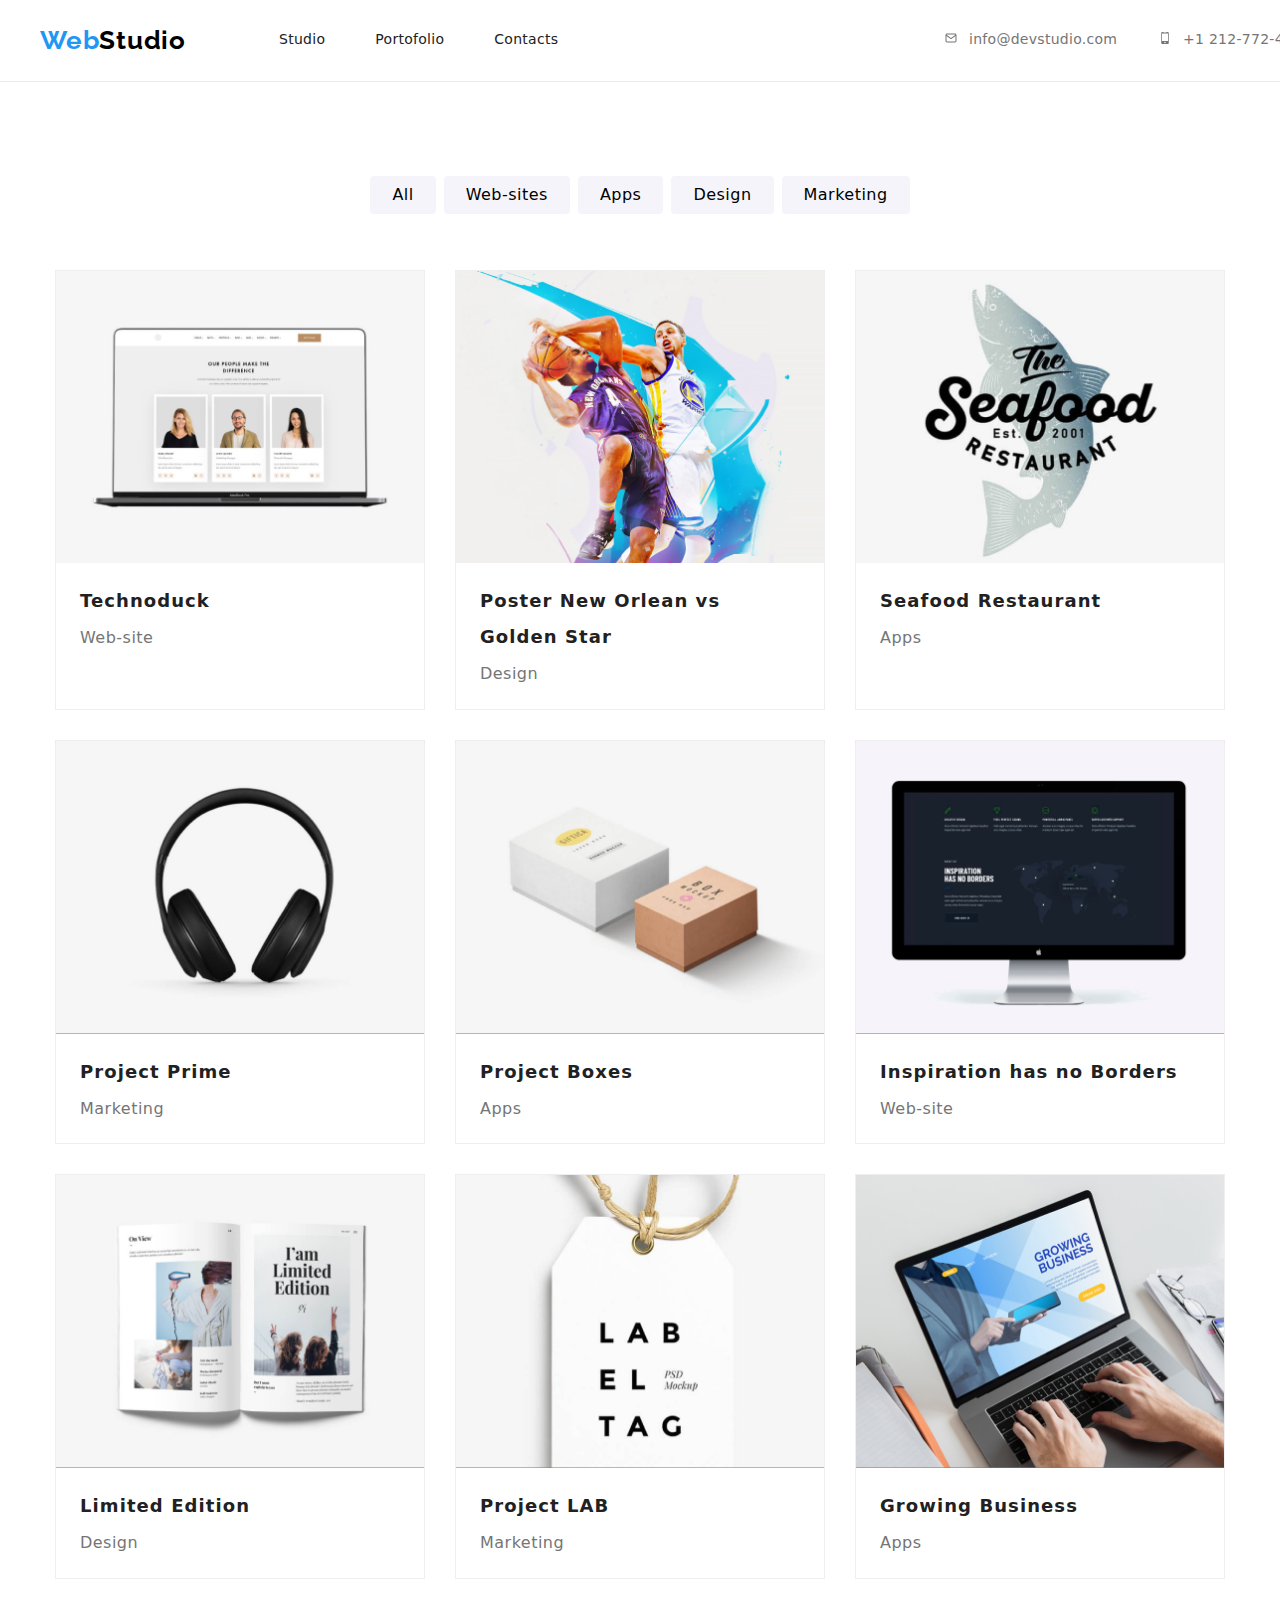
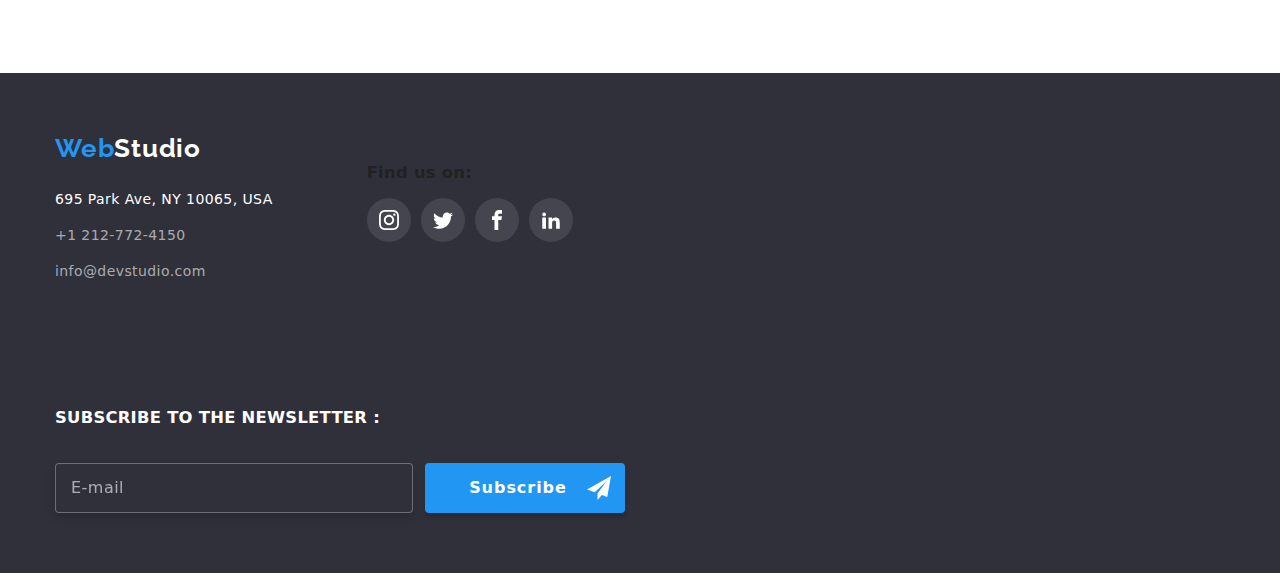
<file: portfolio.html>
<!DOCTYPE html>
<html lang="en">
  <head>
    <!-- <meta charset="UTF-8" />
     <meta http-equiv="X-UA-Compatible" content="IE=edge" />
     <meta name="viewport" content="width=device-width, initial-scale=1.0" />
   -->
    <title>WebStudio</title>
    <link rel="stylesheet" href="css/styles.css">
    <link rel="stylesheet" href="https://cdnjs.cloudflare.com/ajax/libs/modern-normalize/1.0.0/modern-normalize.min.css"/>
    <link rel="preconnect" href="https://fonts.googleapis.com">
    <link rel="preconnect" href="https://fonts.gstatic.com" crossorigin>
    <link href="https://fonts.googleapis.com/css2?family=Raleway:wght@700&family=Roboto:wght@400;500;700;900&display=swap" rel="stylesheet">
  </head>
  <body>
    <!--HEADER Section-->    
    <header class="page-header">
      <div class="container">
        <a class="logo link" href="index.html">
          <h2>Web<span>Studio</span></h2>
        </a>
        <nav>
          <ul class="main-nav-list unstyled-list">
            <li class="main-nav-item">
              <a class="main-nav-link link" href="index.html">Studio</a>
            </li>
            <li class="main-nav-item">
              <a class="main-nav-link link" href="portofolio.html"
                >Portofolio</a
              >
            </li>
            <li class="main-nav-item">
              <a class="main-nav-link link" href="contacts.html">Contacts</a>
            </li>
          </ul>
        </nav>
        <ul class="contact-list unstyled-list">
          <li class="contact-list-item">
            <a class="contact-nav-link link" href="mailto:info@devstudio.com">
              <svg class="icon-mail">
                <use href="./images/icons/icons.svg#icon_mail"></use>
              </svg>
              info@devstudio.com
            </a>
          </li>
          <li class="contact-list-item">
            <a class="contact-nav-link link" href="tel:+12127724150">
              <svg class="icon-phone">
                <use href="./images/icons/icons.svg#icon_mobile"></use>
              </svg>
              +1 212-772-4150
            </a>
          </li>
        </ul>
      </div>
    </header>
    </div>
    <main>
      <!-- Portfolio Menu -->
      <section class="portofolio-section line">
        <div class="container">
          <h1 class="is_hidden">Portofolio Section</h1>
          <ul class="portofolio-list-tab unstyled-list">
            <li class="portofolio-list-tab-item"><button class="portofolio-tab" type="button">All</button></li>
            <li class="portofolio-list-tab-item"><button class="portofolio-tab" type="button">Web-sites</button></li>
            <li class="portofolio-list-tab-item"><button class="portofolio-tab" type="button">Apps</button></li>
            <li class="portofolio-list-tab-item"><button class="portofolio-tab" type="button">Design</button></li>
            <li class="portofolio-list-tab-item"><button class="portofolio-tab" type="button">Marketing</button></li>
          </ul>
      <!-- Portfolio List -->
      <ul class="portofolio-list unstyled-list">
        <li class="portofolio-list-item">
          <div class="card-img">
            <img src="./images/img.png" alt="websites-technoduck" width="370" height="294">
            <div class="portofolio-item-overlay">
              <p class="portofolio-item-text">
                Technoduck is a state-of-the-art coronavirus distribution platform. Companies use this platform for digital espionage and attacks on competitors' secure servers.
              </p>
            </div>
          </div>
          <div class="card-description">
            <h3 class="portofolio-name">Technoduck</h3>
            <p class="portofolio-description">Web-site</p>
          </div>
        </li>
        <li class="portofolio-list-item">
          <div class="card-img">
            <img src="./images/img (1).png" alt="Poster New Orlean vs Golden Star" width="370" height="294">
            <div class="portofolio-item-overlay">
              <p class="portofolio-item-text">
                Technoduck is a state-of-the-art coronavirus distribution platform. Companies use this platform for digital espionage and attacks on competitors' secure servers.
              </p>
            </div>
          </div>
          <div class="card-description">
            <h3 class="portofolio-name">Poster New Orlean vs Golden Star</h3>
            <p class="portofolio-description">Design</p>
          </div>
        </li>
        <li class="portofolio-list-item">
          <div class="card-img">
            <img src="./images/img (2).png" alt="Seafood Restaurant" width="370" height="294">
            <div class="portofolio-item-overlay">
              <p class="portofolio-item-text">
                Technoduck is a state-of-the-art coronavirus distribution platform. Companies use this platform for digital espionage and attacks on competitors' secure servers.
              </p>
            </div>
          </div>
          <div class="card-description">
            <h3 class="portofolio-name">Seafood Restaurant</h3>
            <p class="portofolio-description">Apps</p>
          </div>
        </li>
        <li class="portofolio-list-item">
          <div class="card-img">
            <img src="./images/img (3).png" alt="Project Prime" width="370" height="294">
            <div class="portofolio-item-overlay">
              <p class="portofolio-item-text">
                Technoduck is a state-of-the-art coronavirus distribution platform. Companies use this platform for digital espionage and attacks on competitors' secure servers.
              </p>
            </div>
          </div>
          <div class="card-description">
            <h3 class="portofolio-name">Project Prime</h3>
            <p class="portofolio-description">Marketing</p>
          </div>
        </li>
        <li class="portofolio-list-item">
          <div class="card-img">
            <img src="./images/img (4).png" alt="Project Boxes" width="370" height="294">
            <div class="portofolio-item-overlay">
              <p class="portofolio-item-text">
                Technoduck is a state-of-the-art coronavirus distribution platform. Companies use this platform for digital espionage and attacks on competitors' secure servers.
              </p>
            </div>
          </div>
          <div class="card-description">
            <h3 class="portofolio-name">Project Boxes</h3>
            <p class="portofolio-description">Apps</p>
          </div>
        </li>
        <li class="portofolio-list-item">
          <div class="card-img">
            <img src="./images/img (5).png" alt="Inspiration has no Borders" width="370" height="294">
            <div class="portofolio-item-overlay">
              <p class="portofolio-item-text">
                Technoduck is a state-of-the-art coronavirus distribution platform. Companies use this platform for digital espionage and attacks on competitors' secure servers.
              </p>
            </div>
          </div>
          <div class="card-description">
            <h3 class="portofolio-name">Inspiration has no Borders</h3>
            <p class="portofolio-description">Web-site</p>
          </div>
        </li>
        <li class="portofolio-list-item">
          <div class="card-img">
            <img src="./images/img (6).png" alt="Limited Edition" width="370" height="294">
            <div class="portofolio-item-overlay">
              <p class="portofolio-item-text">
                Technoduck is a state-of-the-art coronavirus distribution platform. Companies use this platform for digital espionage and attacks on competitors' secure servers.
              </p>
            </div>
          </div>
          <div class="card-description">
            <h3 class="portofolio-name">Limited Edition</h3>
            <p class="portofolio-description">Design</p>
          </div>
        </li>
        <li class="portofolio-list-item">
          <div class="card-img">
            <img src="./images/img (7).png" alt="Project LAB" width="370" height="294">
            <div class="portofolio-item-overlay">
              <p class="portofolio-item-text">
                Technoduck is a state-of-the-art coronavirus distribution platform. Companies use this platform for digital espionage and attacks on competitors' secure servers.
              </p>
            </div>
          </div>
          <div class="card-description">
            <h3 class="portofolio-name">Project LAB</h3>
            <p class="portofolio-description">Marketing</p>
          </div>
        </li>
        <li class="portofolio-list-item">
          <div class="card-img">
            <img src="./images/img (8).png" alt="Growing Business" width="370" height="294">
            <div class="portofolio-item-overlay">
              <p class="portofolio-item-text">
                Technoduck is a state-of-the-art coronavirus distribution platform. Companies use this platform for digital espionage and attacks on competitors' secure servers.
              </p>
            </div>
          </div>
          <div class="card-description">
            <h3 class="portofolio-name">Growing Business</h3>
            <p class="portofolio-description">Apps</p>
          </div>
        </li>
      </ul>
    </div>
  </section>
</main>
    <!--FOOTER Section-->
    <footer class="footer-section dark-bg">
      <div class="container">
        <a class="logo link" href="index.html">
          <h2>Web<span>Studio</span></h2>
        </a>
        <div class="footer_gen">
        <address>
          <ul class="adress-description unstyled-list">
            <li class="adress-description-item">
              <a
                class="contact-link link"
                href="https://goo.gl/maps/LJvVeoaxAgHyDT5w8"
                target="_blank"
                >695 Park Ave, NY 10065, USA</a
              >
            </li>
            <li class="adress-description-item">
              <a class="contact-link link" href="tel:+12127724150"
                >+1 212-772-4150</a
              >
            </li>
            <li class="adress-description-item">
              <a class="contact-link link" href="mailto:info@devstudio.com"
                >info@devstudio.com</a
              >
            </li>
          </ul>
        </address>
        <div class="social_media">
        <h3 id="title_media">Find us on:</h3><br>
        <ul class="unstyled-list social-list light">
          <li>
            <a href="#" target="_blank" class="social-link">
              <svg class="social-icon">
                <use href="./images/icons/icons.svg#icon_instagram"></use>
              </svg>
            </a>
          </li>
          <li>
            <a href="#" target="_blank" class="social-link">
              <svg class="social-icon">
                <use href="./images/icons/icons.svg#icon_twitter"></use>
              </svg>
            </a>
          </li>
          <li>
            <a href="#" target="_blank" class="social-link">
              <svg class="social-icon">
                <use href="./images/icons/icons.svg#icon_facebook"></use>
              </svg>
            </a>
          </li>
          <li>
            <a href="#" target="_blank" class="social-link">
              <svg class="social-icon">
                <use href="./images/icons/icons.svg#icon_linkedin2"></use>
              </svg>
            </a>
          </li>
        </ul>
        </div>
        <div class="newsletter">
          <h3 class="title_media">Subscribe to the newsletter : </h3><br>
          <form class="newsletter-form" autocomplete="off">
            <input type="email" name="email" placeholder="E-mail" />
            <button class="button" type="submit">Subscribe
              <svg class="newsletter_icon">
                <use href="./images/icons.svg#icon_send"></use>
              </svg>
            </button>
          </form>
        </div>
        </div>
      </div>
    </footer>
  </body>
</html>
</file>
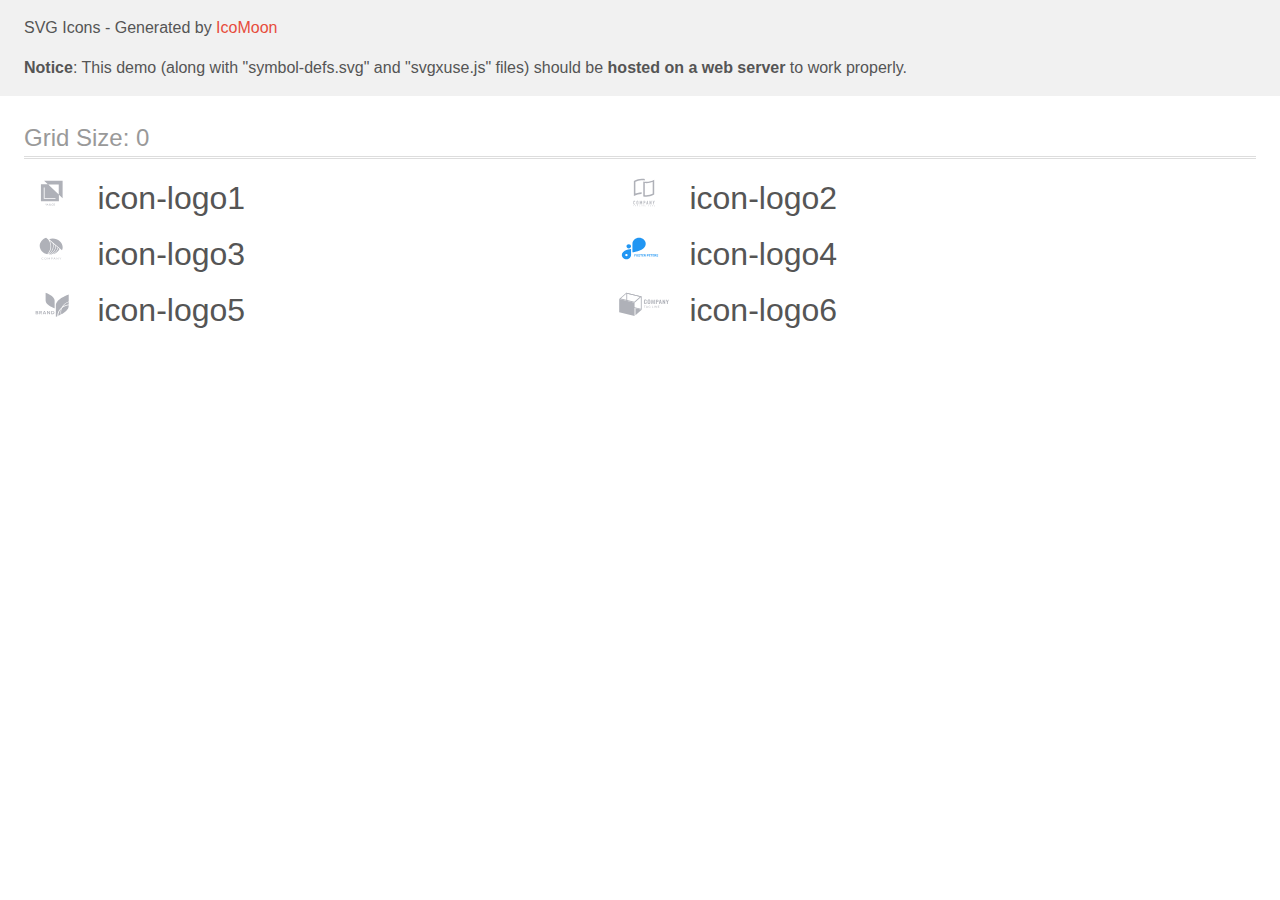
<file: images/svg6/demo-external-svg.html>
<!doctype html>
<html>
<head>
    <title>IcoMoon - SVG Icons</title>
    <meta charset="utf-8">
    <meta name="viewport" content="width=device-width, initial-scale=1">
    <link rel="stylesheet" href="demo-files/demo.css">
    <link rel="stylesheet" href="style.css">
</head>
<body>
<header class="bgc1 clearfix">
<div class="mhl">
    <p>SVG Icons - Generated by <a href="https://icomoon.io/app">IcoMoon</a></p><p><strong>Notice</strong>: This demo (along with "symbol-defs.svg" and "svgxuse.js" files) should be <b>hosted on a web server</b> to work properly.</p>
</div>
</header>
    <div class="clearfix mhl ptl">
        <h1 class="mvm mtn fgc1">Grid Size: 0</h1>
        <div class="glyph fs1">
            <div class="clearfix pbs">
                <svg class="icon icon-logo1"><use xlink:href="symbol-defs.svg#icon-logo1"></use></svg><span class="name"> icon-logo1</span>
            </div>
        </div>
        <div class="glyph fs1">
            <div class="clearfix pbs">
                <svg class="icon icon-logo2"><use xlink:href="symbol-defs.svg#icon-logo2"></use></svg><span class="name"> icon-logo2</span>
            </div>
        </div>
        <div class="glyph fs1">
            <div class="clearfix pbs">
                <svg class="icon icon-logo3"><use xlink:href="symbol-defs.svg#icon-logo3"></use></svg><span class="name"> icon-logo3</span>
            </div>
        </div>
        <div class="glyph fs1">
            <div class="clearfix pbs">
                <svg class="icon icon-logo4"><use xlink:href="symbol-defs.svg#icon-logo4"></use></svg><span class="name"> icon-logo4</span>
            </div>
        </div>
        <div class="glyph fs1">
            <div class="clearfix pbs">
                <svg class="icon icon-logo5"><use xlink:href="symbol-defs.svg#icon-logo5"></use></svg><span class="name"> icon-logo5</span>
            </div>
        </div>
        <div class="glyph fs1">
            <div class="clearfix pbs">
                <svg class="icon icon-logo6"><use xlink:href="symbol-defs.svg#icon-logo6"></use></svg><span class="name"> icon-logo6</span>
            </div>
        </div>
  </div>
<script defer src="svgxuse.js"></script>
</body>
</html>
</file>
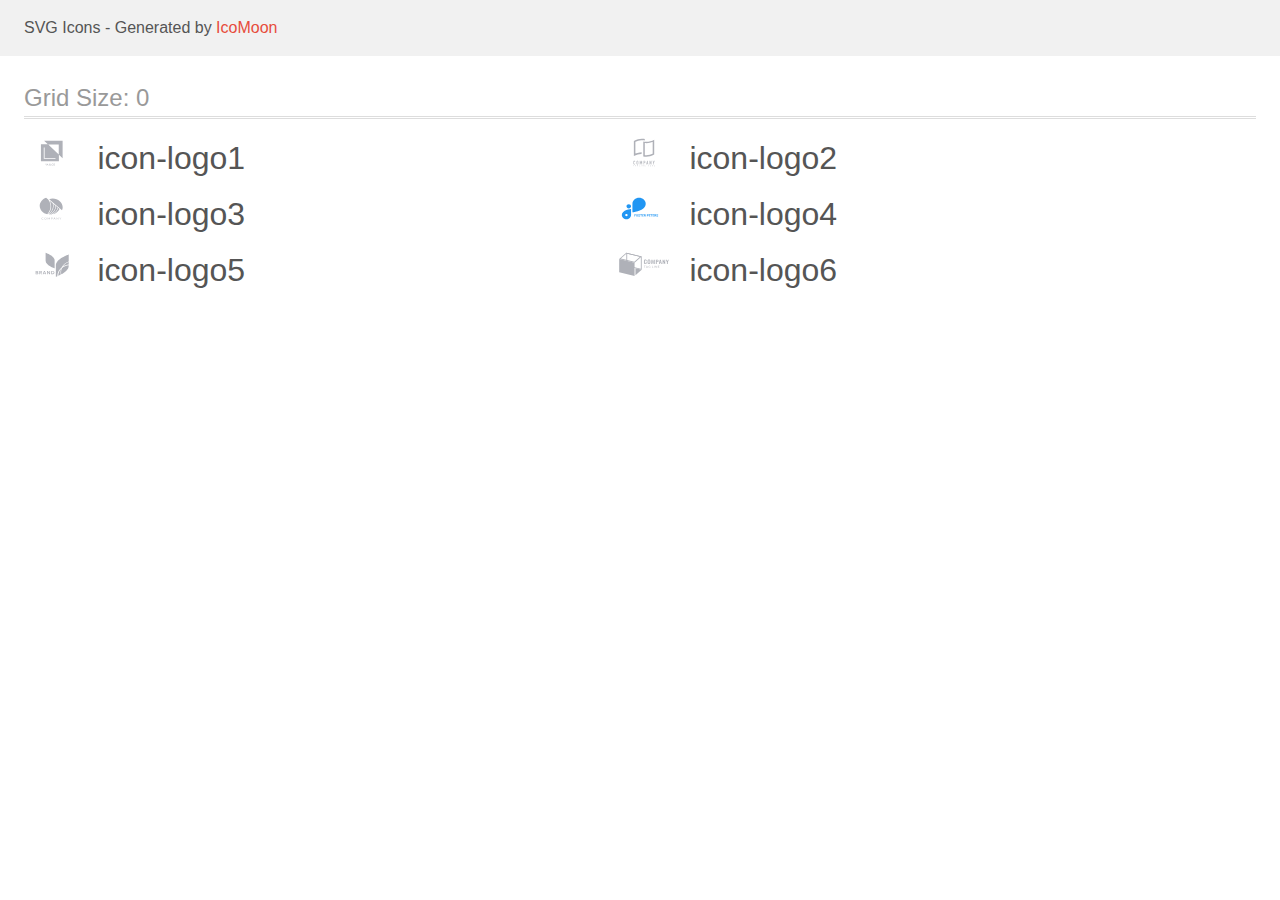
<file: images/svg6/demo.html>
<!doctype html>
<html>
<head>
    <title>IcoMoon - SVG Icons</title>
    <meta charset="utf-8">
    <meta name="viewport" content="width=device-width, initial-scale=1">
    <link rel="stylesheet" href="demo-files/demo.css">
    <link rel="stylesheet" href="style.css">
</head>
<body>
<svg aria-hidden="true" style="position: absolute; width: 0; height: 0; overflow: hidden;" version="1.1" xmlns="http://www.w3.org/2000/svg" xmlns:xlink="http://www.w3.org/1999/xlink">
<defs>
<symbol id="icon-logo1" viewBox="0 0 57 32">
<path fill="#afb1b8" style="fill: var(--color1, #afb1b8)" d="M20.267 3.733l3.738 3.538-6.938-0.004v17.166h18.133v-6.564l3.733 3.534v-17.671h-18.667zM35.036 17.455l-10.597-10.032h10.597v10.032zM31.746 21.923h-11.81v-11.545h0.835v10.764h10.975v0.782zM22.725 26.72l-0.436 0.898-0.436-0.898h-0.366l0.637 1.198v0.698h0.331v-0.698l0.635-1.198h-0.365zM23.273 28.615l0.154-0.441h0.734l0.155 0.441h0.344l-0.717-1.896h-0.296l-0.716 1.896h0.342zM23.794 27.122l0.275 0.786h-0.549l0.275-0.786zM25.531 27.863c-0.048 0.073-0.072 0.153-0.072 0.241 0 0.16 0.056 0.29 0.168 0.389s0.263 0.148 0.451 0.148 0.349-0.051 0.484-0.152l0.107 0.126h0.367l-0.279-0.329c0.109-0.149 0.164-0.341 0.164-0.574h-0.275c0 0.128-0.026 0.243-0.079 0.348l-0.366-0.432 0.129-0.094c0.091-0.066 0.157-0.132 0.197-0.198s0.060-0.14 0.060-0.219c0-0.12-0.044-0.22-0.133-0.301s-0.201-0.122-0.339-0.122c-0.153 0-0.274 0.043-0.365 0.13s-0.135 0.203-0.135 0.352c0 0.061 0.014 0.124 0.043 0.189s0.081 0.144 0.155 0.237c-0.141 0.101-0.235 0.188-0.283 0.262zM26.386 28.282c-0.093 0.071-0.193 0.107-0.299 0.107-0.095 0-0.17-0.027-0.227-0.082s-0.085-0.126-0.085-0.214c0-0.102 0.052-0.192 0.156-0.271l0.040-0.029 0.414 0.488zM26.046 27.442c-0.089-0.11-0.134-0.202-0.134-0.275 0-0.063 0.018-0.116 0.055-0.158s0.085-0.063 0.147-0.063c0.057 0 0.105 0.018 0.142 0.053s0.056 0.077 0.056 0.126c0 0.075-0.027 0.136-0.081 0.184l-0.040 0.033-0.145 0.099zM29.132 28.472c0.13-0.114 0.205-0.272 0.224-0.474h-0.328c-0.017 0.135-0.059 0.232-0.124 0.29s-0.162 0.087-0.292 0.087c-0.142 0-0.249-0.054-0.323-0.161s-0.109-0.264-0.109-0.469v-0.168c0.002-0.202 0.041-0.355 0.117-0.46s0.188-0.158 0.331-0.158c0.123 0 0.217 0.030 0.28 0.091s0.104 0.158 0.12 0.294h0.328c-0.021-0.207-0.095-0.368-0.223-0.482s-0.296-0.171-0.505-0.171c-0.155 0-0.293 0.037-0.411 0.111s-0.209 0.179-0.272 0.315c-0.063 0.136-0.095 0.294-0.095 0.473v0.177c0.003 0.174 0.035 0.328 0.098 0.46s0.151 0.234 0.266 0.306c0.115 0.071 0.249 0.107 0.4 0.107 0.216 0 0.389-0.056 0.52-0.169zM31.068 28.206c0.064-0.141 0.096-0.304 0.096-0.49v-0.105c-0.001-0.185-0.034-0.347-0.099-0.486s-0.158-0.247-0.277-0.32c-0.119-0.075-0.256-0.112-0.41-0.112s-0.292 0.038-0.411 0.113c-0.119 0.075-0.211 0.183-0.277 0.324s-0.098 0.305-0.098 0.49v0.107c0.001 0.181 0.034 0.342 0.099 0.48s0.159 0.246 0.279 0.322c0.121 0.075 0.258 0.112 0.411 0.112 0.155 0 0.293-0.037 0.411-0.112s0.212-0.183 0.276-0.323zM30.716 27.135c0.080 0.112 0.12 0.273 0.12 0.483v0.099c0 0.214-0.040 0.376-0.119 0.487s-0.19 0.167-0.336 0.167c-0.144 0-0.257-0.057-0.339-0.171s-0.121-0.275-0.121-0.483v-0.109c0.002-0.204 0.043-0.362 0.122-0.473s0.192-0.168 0.335-0.168c0.146 0 0.258 0.056 0.337 0.168z"></path>
</symbol>
<symbol id="icon-logo2" viewBox="0 0 57 32">
<path fill="#afb1b8" style="fill: var(--color1, #afb1b8)" d="M26.727 3.165h-0.073c-0.112-0.007-0.224-0.010-0.336-0.012v0h-0.243c-0.212 0-0.428 0.005-0.642 0.016-0.016-0.001-0.032-0.001-0.049 0-1.944 0.11-3.848 0.596-5.609 1.431l-0.231 0.111v11.809l0.54-0.183c0.474-0.163 0.978-0.309 1.5-0.445 1.411-0.362 2.861-0.555 4.317-0.574v1.551c-0.193 0.001-0.38 0.007-0.568 0.016h-0.045c-1.121 0.061-2.233 0.232-3.322 0.51-1.378 0.345-2.708 0.863-3.957 1.542v-15.145c1.298-0.757 2.695-1.325 4.151-1.688 1.278-0.33 2.593-0.5 3.913-0.504h0.228c0.273 0.007 0.538 0.019 0.788 0.038 0.658 0.046 1.31 0.15 1.95 0.311v1.527c-0.621-0.145-1.253-0.24-1.889-0.285-0.013-0.001-0.026-0.002-0.039-0.003-0.132-0.011-0.263-0.022-0.386-0.022zM29.415 4.726c0.339 0.026 0.689 0.038 1.044 0.038 1.388-0.005 2.769-0.182 4.114-0.528 1.378-0.346 2.706-0.865 3.956-1.543v14.875c-1.298 0.756-2.696 1.325-4.153 1.688-1.279 0.329-2.593 0.498-3.913 0.503-1 0.008-1.997-0.11-2.968-0.35v-14.971c0.229 0.053 0.465 0.102 0.706 0.142 0.394 0.066 0.81 0.115 1.214 0.145zM36.985 4.841l-0.54 0.182c-0.497 0.167-0.997 0.316-1.5 0.449-1.465 0.377-2.971 0.57-4.483 0.575-0.352 0-0.676-0.010-0.989-0.030l-0.43-0.028v12.148l0.37 0.033c0.343 0.030 0.696 0.045 1.052 0.045 1.191-0.005 2.377-0.159 3.531-0.457 0.95-0.238 1.874-0.57 2.759-0.991l0.231-0.111v-11.813z"></path>
<path fill="#afb1b8" style="fill: var(--color1, #afb1b8)" d="M19.060 24.113c-0.078-0.080-0.171-0.144-0.274-0.186s-0.214-0.061-0.326-0.057c-0.119-0.002-0.237 0.021-0.347 0.065-0.101 0.040-0.193 0.101-0.27 0.178s-0.135 0.17-0.174 0.271c-0.042 0.107-0.063 0.22-0.062 0.335v2.023c-0.005 0.143 0.022 0.284 0.080 0.415 0.048 0.104 0.117 0.196 0.202 0.271 0.081 0.068 0.176 0.117 0.278 0.144 0.098 0.028 0.2 0.042 0.302 0.042 0.113 0.001 0.224-0.023 0.326-0.070 0.101-0.044 0.193-0.108 0.27-0.187 0.075-0.079 0.135-0.171 0.177-0.271 0.043-0.102 0.065-0.212 0.065-0.323v-0.226h-0.529v0.18c0.002 0.062-0.009 0.123-0.031 0.18-0.017 0.043-0.043 0.082-0.077 0.114-0.033 0.026-0.070 0.046-0.111 0.058-0.036 0.012-0.073 0.018-0.111 0.019-0.047 0.006-0.095-0.002-0.139-0.021s-0.081-0.049-0.11-0.088c-0.050-0.081-0.074-0.176-0.070-0.271v-1.887c-0.003-0.105 0.019-0.208 0.065-0.302 0.027-0.043 0.066-0.077 0.112-0.098s0.097-0.030 0.147-0.024c0.046-0.002 0.091 0.008 0.132 0.028s0.077 0.049 0.104 0.086c0.059 0.078 0.090 0.173 0.088 0.271v0.175h0.524v-0.206c0.001-0.121-0.021-0.241-0.065-0.354-0.039-0.106-0.099-0.203-0.177-0.285z"></path>
<path fill="#afb1b8" style="fill: var(--color1, #afb1b8)" d="M22.202 24.090c-0.169-0.142-0.381-0.221-0.602-0.222-0.108 0-0.215 0.020-0.316 0.057-0.103 0.037-0.198 0.093-0.279 0.165-0.088 0.079-0.158 0.175-0.205 0.283-0.053 0.124-0.079 0.257-0.077 0.392v1.941c-0.004 0.137 0.023 0.272 0.077 0.397 0.048 0.104 0.118 0.197 0.205 0.271 0.081 0.075 0.176 0.133 0.279 0.171 0.101 0.037 0.208 0.056 0.316 0.057s0.215-0.020 0.316-0.057c0.105-0.038 0.202-0.096 0.286-0.171 0.084-0.076 0.152-0.168 0.2-0.271 0.054-0.125 0.081-0.261 0.077-0.397v-1.941c0.003-0.135-0.024-0.268-0.077-0.392-0.047-0.107-0.115-0.203-0.2-0.283zM21.955 26.706c0.004 0.052-0.003 0.104-0.021 0.152s-0.047 0.092-0.084 0.128c-0.070 0.059-0.158 0.091-0.249 0.091s-0.179-0.032-0.249-0.091c-0.037-0.036-0.066-0.080-0.084-0.128s-0.025-0.101-0.021-0.152v-1.941c-0.004-0.052 0.003-0.104 0.021-0.152s0.047-0.092 0.084-0.128c0.070-0.059 0.158-0.091 0.249-0.091s0.179 0.032 0.249 0.091c0.037 0.036 0.066 0.080 0.084 0.128s0.025 0.101 0.021 0.152v1.941z"></path>
<path fill="#afb1b8" style="fill: var(--color1, #afb1b8)" d="M26.329 27.573v-3.674h-0.509l-0.668 1.945h-0.009l-0.673-1.945h-0.503v3.674h0.525v-2.235h0.009l0.514 1.58h0.262l0.518-1.58h0.009v2.235h0.525z"></path>
<path fill="#afb1b8" style="fill: var(--color1, #afb1b8)" d="M29.311 24.157c-0.081-0.091-0.183-0.16-0.297-0.201-0.123-0.040-0.251-0.059-0.38-0.057h-0.78v3.674h0.523v-1.435h0.27c0.163 0.007 0.326-0.027 0.472-0.1 0.119-0.066 0.218-0.163 0.287-0.281 0.061-0.098 0.101-0.206 0.12-0.32 0.021-0.138 0.030-0.278 0.028-0.418 0.005-0.176-0.012-0.353-0.051-0.525-0.035-0.127-0.101-0.243-0.193-0.338zM29.041 25.277c-0.002 0.067-0.019 0.132-0.049 0.191-0.030 0.056-0.077 0.102-0.135 0.129-0.078 0.035-0.162 0.050-0.247 0.046h-0.239v-1.249h0.27c0.081-0.004 0.162 0.012 0.236 0.046 0.054 0.031 0.097 0.079 0.123 0.136 0.029 0.065 0.044 0.134 0.046 0.205 0 0.077 0 0.159 0 0.244s0.005 0.174 0 0.252h-0.005z"></path>
<path fill="#afb1b8" style="fill: var(--color1, #afb1b8)" d="M31.791 23.899h-0.429l-0.809 3.674h0.523l0.154-0.789h0.714l0.154 0.789h0.524l-0.83-3.674zM31.308 26.283l0.258-1.332h0.009l0.256 1.332h-0.524z"></path>
<path fill="#afb1b8" style="fill: var(--color1, #afb1b8)" d="M35.173 26.112h-0.009l-0.791-2.213h-0.503v3.674h0.523v-2.209h0.011l0.8 2.209h0.492v-3.674h-0.523v2.213z"></path>
<path fill="#afb1b8" style="fill: var(--color1, #afb1b8)" d="M38.372 23.899l-0.421 1.461h-0.011l-0.421-1.461h-0.554l0.719 2.121v1.553h0.524v-1.553l0.719-2.121h-0.554z"></path>
<path fill="#afb1b8" style="fill: var(--color1, #afb1b8)" d="M17.6 28.61h0.252v0.708h0.171v-0.708h0.251v-0.145h-0.675v0.145z"></path>
<path fill="#afb1b8" style="fill: var(--color1, #afb1b8)" d="M19.721 28.465l-0.331 0.853h0.182l0.070-0.194h0.34l0.073 0.194h0.186l-0.339-0.853h-0.182zM19.694 28.981l0.116-0.316 0.116 0.316h-0.232z"></path>
<path fill="#afb1b8" style="fill: var(--color1, #afb1b8)" d="M21.818 29.004h0.197v0.11c-0.058 0.046-0.129 0.071-0.202 0.072-0.034 0.002-0.069-0.004-0.1-0.019s-0.059-0.036-0.081-0.063c-0.045-0.065-0.068-0.143-0.063-0.222 0-0.19 0.082-0.285 0.246-0.285 0.043-0.004 0.086 0.007 0.121 0.032s0.061 0.062 0.072 0.104l0.169-0.033c-0.036-0.167-0.156-0.251-0.362-0.251-0.11-0.003-0.216 0.036-0.298 0.11-0.043 0.042-0.076 0.094-0.097 0.15s-0.030 0.117-0.025 0.178c-0.005 0.117 0.034 0.231 0.109 0.32 0.042 0.043 0.092 0.077 0.148 0.098s0.116 0.031 0.176 0.027c0.134 0.004 0.263-0.045 0.362-0.136v-0.336h-0.37v0.144z"></path>
<path fill="#afb1b8" style="fill: var(--color1, #afb1b8)" d="M23.959 28.465h-0.173v0.853h0.598v-0.145h-0.425v-0.708z"></path>
<path fill="#afb1b8" style="fill: var(--color1, #afb1b8)" d="M25.769 28.465h-0.173v0.853h0.173v-0.853z"></path>
<path fill="#afb1b8" style="fill: var(--color1, #afb1b8)" d="M27.539 29.035l-0.349-0.57h-0.167v0.853h0.161v-0.557l0.343 0.557h0.171v-0.853h-0.158v0.57z"></path>
<path fill="#afb1b8" style="fill: var(--color1, #afb1b8)" d="M29.14 28.943h0.425v-0.145h-0.425v-0.187h0.457v-0.145h-0.63v0.853h0.648v-0.145h-0.475v-0.231z"></path>
<path fill="#afb1b8" style="fill: var(--color1, #afb1b8)" d="M33.020 28.802h-0.336v-0.336h-0.171v0.853h0.171v-0.373h0.336v0.373h0.171v-0.853h-0.171v0.336z"></path>
<path fill="#afb1b8" style="fill: var(--color1, #afb1b8)" d="M34.629 28.943h0.426v-0.145h-0.426v-0.187h0.459v-0.145h-0.63v0.853h0.646v-0.145h-0.475v-0.231z"></path>
<path fill="#afb1b8" style="fill: var(--color1, #afb1b8)" d="M36.812 28.943c0.148-0.023 0.224-0.102 0.224-0.237 0.004-0.036-0.001-0.073-0.016-0.106s-0.038-0.062-0.068-0.083c-0.077-0.039-0.163-0.056-0.25-0.050h-0.362v0.853h0.171v-0.357h0.034c0.037-0.002 0.073 0.004 0.107 0.019 0.025 0.015 0.046 0.037 0.061 0.062l0.186 0.271h0.205l-0.104-0.167c-0.046-0.082-0.111-0.153-0.189-0.205zM36.64 28.825h-0.127v-0.214h0.135c0.059-0.005 0.118 0.002 0.174 0.020 0.012 0.011 0.022 0.025 0.029 0.040s0.009 0.032 0.009 0.049c-0.001 0.017-0.005 0.033-0.013 0.048s-0.019 0.027-0.032 0.037c-0.056 0.017-0.115 0.024-0.174 0.020z"></path>
<path fill="#afb1b8" style="fill: var(--color1, #afb1b8)" d="M38.458 28.943h0.425v-0.145h-0.425v-0.187h0.459v-0.145h-0.631v0.853h0.648v-0.145h-0.475v-0.231z"></path>
</symbol>
<symbol id="icon-logo3" viewBox="0 0 57 32">
<path fill="#afb1b8" style="fill: var(--color1, #afb1b8)" d="M19.417 26.187c0.008 0 0.017 0.002 0.025 0.005s0.015 0.007 0.020 0.013l0.116 0.111c-0.090 0.090-0.202 0.162-0.327 0.211-0.147 0.053-0.305 0.079-0.464 0.076-0.149 0.003-0.298-0.021-0.436-0.071-0.125-0.045-0.237-0.113-0.329-0.2-0.094-0.089-0.166-0.194-0.212-0.308-0.051-0.127-0.076-0.261-0.074-0.396-0.002-0.135 0.025-0.27 0.080-0.397 0.051-0.115 0.127-0.22 0.225-0.308 0.099-0.087 0.218-0.155 0.349-0.201 0.143-0.048 0.296-0.072 0.449-0.071 0.143-0.003 0.285 0.019 0.417 0.064 0.115 0.043 0.221 0.104 0.313 0.178l-0.097 0.119c-0.007 0.008-0.015 0.016-0.025 0.021-0.011 0.007-0.025 0.010-0.039 0.009-0.015-0.001-0.030-0.005-0.042-0.013l-0.052-0.032-0.073-0.040c-0.031-0.015-0.064-0.028-0.097-0.039-0.043-0.013-0.087-0.024-0.132-0.032-0.057-0.009-0.115-0.013-0.173-0.013-0.111-0.001-0.22 0.017-0.323 0.053-0.096 0.034-0.182 0.084-0.253 0.149-0.073 0.069-0.128 0.15-0.164 0.238-0.041 0.101-0.061 0.207-0.060 0.313-0.002 0.108 0.018 0.216 0.060 0.318 0.035 0.087 0.090 0.167 0.161 0.236 0.067 0.064 0.149 0.114 0.241 0.147 0.095 0.034 0.197 0.051 0.3 0.050 0.059 0.001 0.119-0.003 0.177-0.010 0.096-0.010 0.188-0.039 0.269-0.085 0.041-0.023 0.079-0.049 0.115-0.078 0.015-0.012 0.035-0.020 0.055-0.020z"></path>
<path fill="#afb1b8" style="fill: var(--color1, #afb1b8)" d="M22.776 25.629c0.002 0.134-0.025 0.267-0.078 0.393-0.047 0.114-0.122 0.218-0.219 0.305s-0.214 0.155-0.344 0.2c-0.285 0.094-0.599 0.094-0.884 0-0.129-0.046-0.245-0.114-0.342-0.201-0.097-0.089-0.172-0.194-0.221-0.308-0.105-0.255-0.105-0.533 0-0.787 0.050-0.115 0.125-0.22 0.221-0.31 0.097-0.084 0.214-0.15 0.342-0.193 0.284-0.096 0.6-0.096 0.884 0 0.129 0.046 0.246 0.114 0.343 0.201 0.096 0.088 0.17 0.191 0.22 0.304 0.054 0.127 0.080 0.261 0.078 0.395zM22.47 25.629c0.002-0.107-0.016-0.214-0.055-0.316-0.033-0.087-0.086-0.168-0.156-0.236-0.068-0.065-0.152-0.116-0.246-0.149-0.207-0.069-0.436-0.069-0.643 0-0.094 0.033-0.178 0.084-0.246 0.149-0.071 0.068-0.125 0.149-0.157 0.236-0.074 0.206-0.074 0.426 0 0.632 0.033 0.087 0.086 0.168 0.157 0.236 0.068 0.065 0.152 0.115 0.246 0.148 0.207 0.067 0.435 0.067 0.643 0 0.094-0.033 0.177-0.083 0.246-0.148 0.070-0.069 0.123-0.149 0.156-0.236 0.039-0.102 0.058-0.209 0.055-0.316z"></path>
<path fill="#afb1b8" style="fill: var(--color1, #afb1b8)" d="M25.067 25.96l0.031 0.071c0.012-0.025 0.022-0.048 0.033-0.071 0.011-0.024 0.024-0.047 0.038-0.070l0.743-1.174c0.015-0.020 0.028-0.033 0.042-0.037 0.020-0.005 0.040-0.007 0.061-0.006h0.22v1.909h-0.26v-1.404c0-0.018 0-0.038 0-0.059-0.001-0.022-0.001-0.044 0-0.066l-0.747 1.19c-0.009 0.018-0.025 0.033-0.044 0.043s-0.041 0.016-0.064 0.016h-0.042c-0.023 0-0.045-0.005-0.064-0.016s-0.034-0.026-0.044-0.044l-0.769-1.198c0 0.023 0 0.045 0 0.068s0 0.043 0 0.061v1.404h-0.252v-1.905h0.22c0.021-0.001 0.041 0.001 0.061 0.006 0.018 0.008 0.032 0.021 0.041 0.037l0.759 1.175c0.015 0.022 0.028 0.045 0.038 0.068z"></path>
<path fill="#afb1b8" style="fill: var(--color1, #afb1b8)" d="M27.864 25.865v0.715h-0.291v-1.906h0.649c0.122-0.002 0.244 0.012 0.362 0.042 0.094 0.023 0.181 0.064 0.256 0.119 0.065 0.052 0.114 0.116 0.145 0.187 0.034 0.078 0.051 0.161 0.049 0.244 0.001 0.084-0.017 0.167-0.054 0.244-0.035 0.073-0.089 0.138-0.157 0.191-0.075 0.057-0.162 0.1-0.257 0.126-0.113 0.031-0.232 0.046-0.35 0.044l-0.352-0.005zM27.864 25.66h0.352c0.076 0.001 0.153-0.009 0.225-0.029 0.060-0.018 0.115-0.046 0.163-0.082 0.044-0.035 0.078-0.078 0.099-0.126 0.024-0.051 0.036-0.105 0.035-0.16 0.003-0.053-0.007-0.106-0.029-0.155s-0.057-0.094-0.102-0.13c-0.111-0.075-0.251-0.112-0.391-0.102h-0.352v0.786z"></path>
<path fill="#afb1b8" style="fill: var(--color1, #afb1b8)" d="M31.772 26.583h-0.23c-0.023 0.001-0.046-0.005-0.064-0.018-0.016-0.012-0.029-0.027-0.038-0.044l-0.198-0.461h-0.993l-0.205 0.461c-0.008 0.017-0.020 0.032-0.036 0.043-0.018 0.013-0.042 0.020-0.065 0.019h-0.23l0.872-1.909h0.302l0.884 1.909zM30.333 25.874h0.82l-0.346-0.777c-0.026-0.058-0.048-0.118-0.065-0.179l-0.033 0.1c-0.010 0.030-0.022 0.058-0.032 0.081l-0.343 0.776z"></path>
<path fill="#afb1b8" style="fill: var(--color1, #afb1b8)" d="M33.029 24.682c0.017 0.008 0.032 0.020 0.044 0.034l1.272 1.439c0-0.023 0-0.046 0-0.067s0-0.043 0-0.063v-1.352h0.26v1.909h-0.145c-0.021 0.001-0.041-0.003-0.060-0.011-0.018-0.009-0.034-0.021-0.047-0.035l-1.271-1.438c0.001 0.022 0.001 0.044 0 0.066 0 0.021 0 0.040 0 0.058v1.361h-0.26v-1.909h0.154c0.018-0 0.036 0.003 0.052 0.009z"></path>
<path fill="#afb1b8" style="fill: var(--color1, #afb1b8)" d="M36.748 25.823v0.758h-0.291v-0.758l-0.804-1.15h0.26c0.022-0.001 0.045 0.005 0.063 0.016 0.016 0.012 0.029 0.027 0.039 0.043l0.503 0.742c0.020 0.032 0.038 0.061 0.052 0.088s0.026 0.054 0.036 0.081l0.038-0.082c0.014-0.030 0.031-0.059 0.049-0.087l0.496-0.747c0.010-0.015 0.023-0.029 0.038-0.040 0.017-0.013 0.040-0.020 0.063-0.019h0.263l-0.806 1.155z"></path>
<path fill="#afb1b8" style="fill: var(--color1, #afb1b8)" d="M24.923 21.47c0.127 0.014 0.255 0.025 0.384 0.035 1.962-0.763 3.622-2.011 4.772-3.588s1.74-3.415 1.695-5.282l-2.162-1.879c0.44 1.988 0.234 4.043-0.594 5.935s-2.246 3.547-4.094 4.779z"></path>
<path fill="#afb1b8" style="fill: var(--color1, #afb1b8)" d="M24.151 21.383l0.058 0.010c1.975-1.228 3.481-2.942 4.323-4.921s0.981-4.133 0.399-6.181l-3.080-2.676c1.246 2.2 1.747 4.661 1.446 7.098s-1.393 4.75-3.147 6.67z"></path>
<path fill="#afb1b8" style="fill: var(--color1, #afb1b8)" d="M34.596 14.841c-0.523 2.052-1.794 3.902-3.624 5.276-0.534 0.404-1.111 0.763-1.722 1.074 1.49-0.38 2.859-1.053 4.003-1.966s2.030-2.042 2.592-3.3l-1.249-1.084z"></path>
<path fill="#afb1b8" style="fill: var(--color1, #afb1b8)" d="M34.106 14.539l-1.778-1.545c-0.034 1.762-0.61 3.483-1.669 4.986s-2.562 2.731-4.352 3.559h0.009c0.399-0 0.798-0.021 1.194-0.062 1.673-0.593 3.151-1.538 4.303-2.748s1.94-2.65 2.295-4.189z"></path>
<path fill="#afb1b8" style="fill: var(--color1, #afb1b8)" d="M24.409 6.486l-2.122-1.846c-1.897 0.637-3.528 1.756-4.68 3.212s-1.772 3.179-1.778 4.946v0c0.007 1.952 0.763 3.846 2.149 5.383s3.322 2.628 5.501 3.101c1.946-2.060 3.085-4.605 3.252-7.266s-0.647-5.299-2.323-7.53z"></path>
<path fill="#afb1b8" style="fill: var(--color1, #afb1b8)" d="M39.008 14.255c-0.008-2.316-1.070-4.535-2.955-6.173s-4.439-2.561-7.105-2.567c-1.232-0.001-2.453 0.196-3.602 0.582l12.99 11.286c0.445-0.998 0.673-2.058 0.672-3.128z"></path>
</symbol>
<symbol id="icon-logo4" viewBox="0 0 57 32">
<path fill="#2196f3" style="fill: var(--color2, #2196f3)" d="M12.878 11.255h-0.002c-1.279 0-2.316 0.921-2.316 2.058v0.001c0 1.137 1.037 2.058 2.316 2.058h0.002c1.279 0 2.316-0.921 2.316-2.058v-0.001c0-1.137-1.037-2.058-2.316-2.058z"></path>
<path fill="#2196f3" style="fill: var(--color2, #2196f3)" d="M29.971 10.597c-0.004-1.579-0.711-3.092-1.967-4.208s-2.958-1.745-4.735-1.749v0c-1.777 0.003-3.48 0.631-4.737 1.748s-1.964 2.63-1.968 4.209v8.706c0 0 13.405-1.327 13.406-8.704v-0.001z"></path>
<path fill="#2196f3" style="fill: var(--color2, #2196f3)" d="M5.867 22.16c0.003 1.098 0.496 2.151 1.369 2.928s2.058 1.215 3.294 1.218c1.236-0.003 2.42-0.441 3.294-1.217s1.366-1.829 1.37-2.927v-6.057c0 0-9.327 0.924-9.327 6.056zM10.53 23.245c-0.242 0-0.478-0.064-0.678-0.183s-0.357-0.289-0.45-0.487c-0.092-0.198-0.117-0.417-0.069-0.627s0.163-0.404 0.334-0.556c0.171-0.152 0.388-0.255 0.625-0.297s0.482-0.020 0.706 0.062c0.223 0.082 0.414 0.221 0.548 0.4s0.206 0.388 0.206 0.603c0.001 0.143-0.031 0.284-0.092 0.417s-0.151 0.252-0.264 0.354c-0.114 0.101-0.248 0.182-0.397 0.236s-0.308 0.083-0.468 0.083v-0.004z"></path>
<path fill="#2196f3" style="fill: var(--color2, #2196f3)" d="M19.956 22.647h-0.9v0.93h-0.469v-2.275h1.481v0.38h-1.012v0.587h0.9v0.378zM22.209 22.491c0 0.224-0.040 0.42-0.119 0.589s-0.193 0.299-0.341 0.391c-0.147 0.092-0.316 0.137-0.506 0.137-0.189 0-0.357-0.045-0.505-0.136s-0.262-0.22-0.344-0.388c-0.081-0.169-0.122-0.363-0.123-0.581v-0.113c0-0.224 0.040-0.421 0.12-0.591 0.081-0.171 0.195-0.302 0.342-0.392 0.148-0.092 0.317-0.137 0.506-0.137s0.358 0.046 0.505 0.137c0.148 0.091 0.262 0.221 0.342 0.392 0.081 0.17 0.122 0.366 0.122 0.589v0.102zM21.734 22.388c0-0.239-0.043-0.42-0.128-0.544s-0.207-0.186-0.366-0.186c-0.157 0-0.279 0.061-0.364 0.184-0.085 0.122-0.129 0.301-0.13 0.538v0.111c0 0.232 0.043 0.413 0.128 0.541s0.208 0.192 0.369 0.192c0.157 0 0.278-0.061 0.363-0.184 0.084-0.124 0.127-0.304 0.128-0.541v-0.111zM23.73 22.98c0-0.089-0.031-0.156-0.094-0.203-0.063-0.048-0.175-0.098-0.337-0.15-0.163-0.053-0.291-0.105-0.386-0.156-0.258-0.14-0.387-0.328-0.387-0.564 0-0.123 0.034-0.232 0.103-0.328 0.070-0.097 0.169-0.172 0.298-0.227 0.13-0.054 0.276-0.081 0.438-0.081 0.163 0 0.307 0.030 0.434 0.089 0.127 0.058 0.226 0.141 0.295 0.248s0.106 0.229 0.106 0.366h-0.469c0-0.104-0.033-0.185-0.098-0.242-0.066-0.058-0.158-0.088-0.277-0.088-0.115 0-0.204 0.024-0.267 0.073-0.064 0.048-0.095 0.111-0.095 0.191 0 0.074 0.037 0.136 0.111 0.186 0.075 0.050 0.185 0.097 0.33 0.141 0.267 0.080 0.461 0.18 0.583 0.298s0.183 0.267 0.183 0.444c0 0.197-0.075 0.352-0.223 0.464-0.149 0.111-0.349 0.167-0.602 0.167-0.175 0-0.334-0.032-0.478-0.095-0.144-0.065-0.254-0.153-0.33-0.264s-0.113-0.241-0.113-0.387h0.47c0 0.251 0.15 0.377 0.45 0.377 0.111 0 0.198-0.022 0.261-0.067 0.063-0.046 0.094-0.109 0.094-0.191zM26.231 21.682h-0.697v1.895h-0.469v-1.895h-0.687v-0.38h1.853v0.38zM27.869 22.591h-0.9v0.609h1.056v0.377h-1.525v-2.275h1.522v0.38h-1.053v0.542h0.9v0.367zM29.142 22.744h-0.373v0.833h-0.469v-2.275h0.845c0.269 0 0.476 0.060 0.622 0.18s0.219 0.289 0.219 0.508c0 0.155-0.034 0.285-0.102 0.389-0.067 0.103-0.168 0.185-0.305 0.247l0.492 0.93v0.022h-0.503l-0.427-0.833zM28.769 22.365h0.378c0.118 0 0.209-0.030 0.273-0.089s0.097-0.143 0.097-0.248c0-0.107-0.031-0.192-0.092-0.253-0.060-0.061-0.154-0.092-0.28-0.092h-0.377v0.683zM31.609 22.775v0.802h-0.469v-2.275h0.887c0.171 0 0.321 0.031 0.45 0.094s0.23 0.152 0.3 0.267c0.070 0.115 0.105 0.245 0.105 0.392 0 0.223-0.077 0.399-0.23 0.528-0.152 0.128-0.363 0.192-0.633 0.192h-0.411zM31.609 22.396h0.419c0.124 0 0.218-0.029 0.283-0.087 0.066-0.058 0.098-0.142 0.098-0.25 0-0.111-0.033-0.202-0.098-0.27s-0.156-0.104-0.272-0.106h-0.43v0.714zM34.575 22.591h-0.9v0.609h1.056v0.377h-1.525v-2.275h1.522v0.38h-1.053v0.542h0.9v0.367zM36.75 21.682h-0.697v1.895h-0.469v-1.895h-0.688v-0.38h1.853v0.38zM38.387 22.591h-0.9v0.609h1.056v0.377h-1.525v-2.275h1.522v0.38h-1.053v0.542h0.9v0.367zM39.661 22.744h-0.373v0.833h-0.469v-2.275h0.845c0.269 0 0.476 0.060 0.622 0.18s0.219 0.289 0.219 0.508c0 0.155-0.034 0.285-0.102 0.389-0.067 0.103-0.168 0.185-0.305 0.247l0.492 0.93v0.022h-0.503l-0.427-0.833zM39.287 22.365h0.378c0.118 0 0.209-0.030 0.273-0.089s0.097-0.143 0.097-0.248c0-0.107-0.031-0.192-0.092-0.253-0.060-0.061-0.154-0.092-0.28-0.092h-0.377v0.683zM42.042 22.98c0-0.089-0.031-0.156-0.094-0.203-0.063-0.048-0.175-0.098-0.337-0.15-0.163-0.053-0.291-0.105-0.386-0.156-0.258-0.14-0.388-0.328-0.388-0.564 0-0.123 0.034-0.232 0.103-0.328 0.070-0.097 0.169-0.172 0.298-0.227 0.13-0.054 0.276-0.081 0.438-0.081 0.163 0 0.307 0.030 0.434 0.089 0.127 0.058 0.226 0.141 0.295 0.248 0.071 0.107 0.106 0.229 0.106 0.366h-0.469c0-0.104-0.033-0.185-0.098-0.242-0.066-0.058-0.158-0.088-0.277-0.088-0.115 0-0.204 0.024-0.267 0.073-0.064 0.048-0.095 0.111-0.095 0.191 0 0.074 0.037 0.136 0.111 0.186 0.075 0.050 0.185 0.097 0.33 0.141 0.267 0.080 0.461 0.18 0.583 0.298s0.183 0.267 0.183 0.444c0 0.197-0.074 0.352-0.223 0.464-0.149 0.111-0.349 0.167-0.602 0.167-0.175 0-0.334-0.032-0.478-0.095-0.144-0.065-0.254-0.153-0.33-0.264-0.075-0.111-0.112-0.241-0.112-0.387h0.47c0 0.251 0.15 0.377 0.45 0.377 0.111 0 0.198-0.022 0.261-0.067 0.063-0.046 0.094-0.109 0.094-0.191z"></path>
</symbol>
<symbol id="icon-logo5" viewBox="0 0 57 32">
<path fill="#afb1b8" style="fill: var(--color1, #afb1b8)" d="M14.27 23.859c0.13 0.147 0.199 0.332 0.196 0.521 0.007 0.124-0.017 0.247-0.070 0.361s-0.132 0.216-0.233 0.297c-0.252 0.175-0.565 0.26-0.881 0.24h-1.549v-3.302h1.517c0.299-0.018 0.596 0.059 0.84 0.219 0.098 0.075 0.176 0.17 0.227 0.277s0.074 0.224 0.068 0.341c0.009 0.182-0.054 0.361-0.176 0.505-0.118 0.131-0.28 0.222-0.462 0.258 0.205 0.034 0.391 0.134 0.523 0.282zM12.454 23.36h0.648c0.147 0.010 0.294-0.029 0.412-0.11 0.049-0.040 0.087-0.090 0.111-0.146s0.034-0.116 0.028-0.176c0.005-0.060-0.005-0.12-0.029-0.175s-0.061-0.106-0.108-0.147c-0.122-0.083-0.273-0.123-0.425-0.111h-0.638v0.866zM13.578 24.627c0.052-0.041 0.093-0.093 0.12-0.151s0.038-0.121 0.034-0.184c0.004-0.064-0.008-0.127-0.035-0.186s-0.069-0.111-0.121-0.153c-0.127-0.086-0.283-0.128-0.44-0.119h-0.68v0.908h0.689c0.155 0.008 0.309-0.032 0.435-0.115z"></path>
<path fill="#afb1b8" style="fill: var(--color1, #afb1b8)" d="M17.371 25.278l-0.844-1.291h-0.317v1.291h-0.726v-3.302h1.374c0.346-0.022 0.689 0.078 0.957 0.281 0.192 0.179 0.308 0.415 0.327 0.666s-0.061 0.499-0.224 0.7c-0.17 0.178-0.401 0.296-0.655 0.336l0.898 1.32h-0.789zM16.21 23.538h0.594c0.412 0 0.618-0.167 0.618-0.5 0.004-0.068-0.007-0.136-0.033-0.2s-0.066-0.122-0.118-0.171c-0.13-0.099-0.298-0.147-0.467-0.134h-0.601l0.007 1.005z"></path>
<path fill="#afb1b8" style="fill: var(--color1, #afb1b8)" d="M21.339 24.614h-1.446l-0.255 0.665h-0.761l1.328-3.265h0.823l1.323 3.265h-0.761l-0.25-0.665zM21.145 24.114l-0.529-1.394-0.529 1.394h1.057z"></path>
<path fill="#afb1b8" style="fill: var(--color1, #afb1b8)" d="M26.305 25.278h-0.721l-1.616-2.245v2.245h-0.719v-3.302h0.719l1.616 2.258v-2.258h0.721v3.302z"></path>
<path fill="#afb1b8" style="fill: var(--color1, #afb1b8)" d="M30.417 24.488c-0.149 0.249-0.376 0.452-0.652 0.582-0.314 0.145-0.662 0.217-1.013 0.208h-1.283v-3.302h1.283c0.351-0.008 0.698 0.061 1.013 0.203 0.276 0.127 0.503 0.328 0.652 0.576 0.148 0.269 0.226 0.565 0.226 0.866s-0.077 0.598-0.226 0.866zM29.593 24.409c0.206-0.219 0.319-0.499 0.319-0.788s-0.113-0.569-0.319-0.788c-0.249-0.199-0.573-0.3-0.902-0.281h-0.5v2.137h0.5c0.329 0.019 0.654-0.082 0.902-0.281z"></path>
<path fill="#afb1b8" style="fill: var(--color1, #afb1b8)" d="M21.79 3.609c0 0 9.301 3.215 9.103 7.867v7.869c0 0-9.294-3.217-9.1-7.869l-0.004-7.867z"></path>
<path fill="#afb1b8" style="fill: var(--color1, #afb1b8)" d="M39.179 17.503c1.757-1.107 3.788-1.792 5.909-1.994v-2.463c-2.444 0.862-4.517 2.426-5.909 4.457z"></path>
<path fill="#afb1b8" style="fill: var(--color1, #afb1b8)" d="M38.124 18.245c1.438-2.651 3.93-4.696 6.964-5.715v-7.098c0 0-13.245 4.58-12.965 11.205v11.203c0 0 0.59-0.205 1.519-0.589 0-0.358 0-0.719 0.042-1.082 0.274-3.076 1.871-5.926 4.44-7.924z"></path>
<path fill="#afb1b8" style="fill: var(--color1, #afb1b8)" d="M36.864 22.407c0.070-0.777 0.225-1.546 0.463-2.294-1.599 1.725-2.568 3.866-2.77 6.122-0.019 0.213-0.030 0.426-0.035 0.645 0.752-0.331 1.628-0.744 2.548-1.229-0.235-1.067-0.304-2.159-0.206-3.244z"></path>
<path fill="#afb1b8" style="fill: var(--color1, #afb1b8)" d="M37.391 22.447c-0.088 0.982-0.033 1.969 0.164 2.938 3.619-1.983 7.685-5.046 7.528-8.748v-0.323c-2.585 0.265-5.004 1.3-6.885 2.946-0.44 1.020-0.712 2.094-0.807 3.188z"></path>
</symbol>
<symbol id="icon-logo6" viewBox="0 0 57 32">
<path fill="#afb1b8" style="fill: var(--color1, #afb1b8)" d="M28.493 14.618c-0.236-0.315-0.349-0.686-0.323-1.061v-1.538c0-0.471 0.107-0.83 0.321-1.075s0.581-0.367 1.102-0.366c0.489 0 0.836 0.104 1.042 0.313 0.224 0.266 0.333 0.592 0.308 0.92v0.361h-0.875v-0.366c0.003-0.12-0.005-0.24-0.025-0.358-0.013-0.081-0.057-0.156-0.125-0.213-0.090-0.061-0.203-0.091-0.317-0.083-0.12-0.008-0.239 0.024-0.333 0.088-0.076 0.063-0.127 0.145-0.145 0.235-0.025 0.126-0.037 0.253-0.034 0.38v1.866c-0.014 0.18 0.025 0.36 0.112 0.524 0.044 0.055 0.104 0.099 0.175 0.127s0.149 0.038 0.226 0.029c0.112 0.008 0.223-0.022 0.31-0.084 0.071-0.061 0.117-0.141 0.13-0.227 0.020-0.124 0.030-0.249 0.027-0.374v-0.379h0.875v0.346c0.025 0.342-0.082 0.682-0.303 0.967-0.201 0.228-0.544 0.343-1.047 0.343s-0.884-0.122-1.1-0.375z"></path>
<path fill="#afb1b8" style="fill: var(--color1, #afb1b8)" d="M32.137 14.633c-0.221-0.239-0.332-0.588-0.332-1.050v-1.617c0-0.457 0.11-0.802 0.332-1.037s0.591-0.351 1.109-0.35c0.515 0 0.882 0.117 1.103 0.35 0.221 0.235 0.333 0.58 0.333 1.037v1.617c0 0.457-0.112 0.807-0.337 1.048s-0.591 0.361-1.1 0.361c-0.509 0-0.886-0.122-1.109-0.36zM33.654 14.245c0.079-0.15 0.115-0.314 0.105-0.479v-1.98c0.010-0.161-0.025-0.322-0.103-0.469-0.044-0.057-0.106-0.101-0.179-0.129s-0.152-0.037-0.231-0.027c-0.079-0.009-0.159 0-0.231 0.028s-0.135 0.072-0.18 0.129c-0.080 0.146-0.116 0.308-0.105 0.469v1.99c-0.011 0.165 0.025 0.329 0.105 0.479 0.051 0.050 0.114 0.091 0.185 0.119s0.147 0.042 0.225 0.042c0.078 0 0.154-0.014 0.225-0.042s0.134-0.068 0.185-0.119v-0.009z"></path>
<path fill="#afb1b8" style="fill: var(--color1, #afb1b8)" d="M35.735 10.626h0.942l0.708 2.984 0.725-2.984h0.917l0.092 4.308h-0.678l-0.072-2.994-0.699 2.994h-0.544l-0.725-3.005-0.067 3.005h-0.685l0.085-4.308z"></path>
<path fill="#afb1b8" style="fill: var(--color1, #afb1b8)" d="M40.176 10.626h1.468c0.846 0 1.268 0.408 1.268 1.223 0 0.781-0.445 1.171-1.335 1.17h-0.5v1.915h-0.906l0.005-4.308zM41.43 12.467c0.090 0.010 0.18 0.003 0.266-0.021s0.165-0.063 0.232-0.115c0.104-0.146 0.15-0.316 0.13-0.486 0.005-0.131-0.010-0.263-0.044-0.391-0.013-0.043-0.036-0.083-0.067-0.118s-0.070-0.065-0.114-0.087c-0.126-0.052-0.265-0.076-0.404-0.069h-0.352v1.287h0.352z"></path>
<path fill="#afb1b8" style="fill: var(--color1, #afb1b8)" d="M44.218 10.626h0.973l0.998 4.308h-0.844l-0.197-0.993h-0.868l-0.203 0.993h-0.857l0.998-4.308zM45.050 13.441l-0.339-1.808-0.339 1.808h0.678z"></path>
<path fill="#afb1b8" style="fill: var(--color1, #afb1b8)" d="M46.996 10.626h0.634l1.214 2.457v-2.457h0.752v4.308h-0.603l-1.221-2.565v2.565h-0.777l0.002-4.308z"></path>
<path fill="#afb1b8" style="fill: var(--color1, #afb1b8)" d="M51.357 13.291l-1.009-2.659h0.85l0.616 1.708 0.578-1.708h0.832l-0.997 2.659v1.642h-0.87v-1.642z"></path>
<path fill="#afb1b8" style="fill: var(--color1, #afb1b8)" d="M29.892 16.817v0.225h-0.739v1.75h-0.31v-1.75h-0.743v-0.225h1.792z"></path>
<path fill="#afb1b8" style="fill: var(--color1, #afb1b8)" d="M32.209 18.793h-0.239c-0.024 0.001-0.048-0.005-0.067-0.019-0.018-0.011-0.032-0.027-0.040-0.045l-0.214-0.469h-1.026l-0.214 0.469c-0.006 0.020-0.017 0.038-0.033 0.053-0.019 0.013-0.043 0.020-0.067 0.019h-0.239l0.906-1.976h0.315l0.917 1.968zM30.709 18.059h0.855l-0.362-0.804c-0.027-0.061-0.049-0.123-0.067-0.186-0.013 0.038-0.024 0.073-0.034 0.105l-0.033 0.083-0.359 0.802z"></path>
<path fill="#afb1b8" style="fill: var(--color1, #afb1b8)" d="M33.771 18.599c0.057 0.003 0.114 0.003 0.17 0 0.049-0.004 0.097-0.012 0.145-0.023 0.044-0.009 0.088-0.021 0.13-0.036 0.040-0.014 0.080-0.031 0.121-0.048v-0.444h-0.362c-0.009 0-0.018-0.001-0.026-0.003s-0.016-0.007-0.023-0.012c-0.006-0.004-0.011-0.010-0.014-0.016s-0.005-0.013-0.004-0.020v-0.152h0.703v0.757c-0.057 0.035-0.118 0.067-0.181 0.094-0.065 0.028-0.132 0.050-0.201 0.067-0.074 0.019-0.15 0.032-0.227 0.041-0.088 0.008-0.176 0.013-0.264 0.012-0.156 0.001-0.311-0.024-0.457-0.073-0.136-0.047-0.259-0.117-0.362-0.206-0.101-0.090-0.18-0.196-0.234-0.313-0.057-0.131-0.085-0.27-0.083-0.41-0.002-0.141 0.026-0.281 0.082-0.413 0.052-0.117 0.132-0.224 0.234-0.313 0.103-0.089 0.227-0.159 0.362-0.205 0.155-0.050 0.32-0.075 0.486-0.074 0.084-0 0.169 0.006 0.252 0.017 0.074 0.010 0.146 0.027 0.216 0.050 0.063 0.021 0.124 0.047 0.181 0.078 0.056 0.031 0.108 0.065 0.158 0.103l-0.087 0.122c-0.007 0.011-0.017 0.021-0.029 0.027s-0.027 0.010-0.041 0.010c-0.020-0.001-0.040-0.006-0.056-0.016-0.027-0.013-0.056-0.028-0.089-0.047-0.038-0.021-0.079-0.039-0.121-0.053-0.054-0.019-0.11-0.033-0.167-0.044-0.076-0.012-0.153-0.018-0.23-0.017-0.12-0.001-0.238 0.017-0.35 0.055-0.101 0.035-0.192 0.088-0.266 0.156-0.075 0.071-0.132 0.155-0.169 0.246-0.081 0.214-0.081 0.445 0 0.659 0.040 0.093 0.101 0.178 0.181 0.249 0.074 0.068 0.164 0.121 0.265 0.156 0.115 0.034 0.237 0.047 0.359 0.039z"></path>
<path fill="#afb1b8" style="fill: var(--color1, #afb1b8)" d="M36.659 18.567h0.989v0.225h-1.292v-1.976h0.31l-0.007 1.75z"></path>
<path fill="#afb1b8" style="fill: var(--color1, #afb1b8)" d="M38.678 18.792h-0.31v-1.976h0.31v1.976z"></path>
<path fill="#afb1b8" style="fill: var(--color1, #afb1b8)" d="M39.83 16.826c0.018 0.009 0.034 0.021 0.047 0.036l1.324 1.489c-0.002-0.023-0.002-0.047 0-0.070 0-0.022 0-0.044 0-0.064v-1.408h0.27v1.984h-0.156c-0.023 0.002-0.046-0.002-0.067-0.011-0.019-0.010-0.035-0.023-0.049-0.038l-1.323-1.488c0 0.023 0 0.045 0 0.067s0 0.042 0 0.061v1.408h-0.259v-1.976h0.161c0.017 0 0.035 0.003 0.051 0.009z"></path>
<path fill="#afb1b8" style="fill: var(--color1, #afb1b8)" d="M43.753 16.817v0.217h-1.098v0.652h0.89v0.21h-0.89v0.674h1.098v0.217h-1.417v-1.971h1.417z"></path>
<path fill="#afb1b8" style="fill: var(--color1, #afb1b8)" d="M11.286 4.616l13.757 3.372v11.818l-13.757-3.371v-11.819zM10.404 3.609v13.401l15.52 3.806v-13.399l-15.52-3.807z"></path>
<path fill="#afb1b8" style="fill: var(--color1, #afb1b8)" d="M18.722 27.036l-15.522-3.809v-13.399l15.522 3.807v13.401z"></path>
<path fill="#afb1b8" style="fill: var(--color1, #afb1b8)" d="M10.661 4.465l13.578 3.33-5.774 4.987-13.58-3.332 5.776-4.985zM10.404 3.609l-7.204 6.219 15.522 3.807 7.202-6.219-15.52-3.807z"></path>
<path fill="#afb1b8" style="fill: var(--color1, #afb1b8)" d="M19.595 26.282l6.329-5.465-6.329-1.553v7.018z"></path>
</symbol>
</defs>
</svg>

<header class="bgc1 clearfix">
<div class="mhl">
    <p>SVG Icons - Generated by <a href="https://icomoon.io/app">IcoMoon</a></p>
</div>
</header>
    <div class="clearfix mhl ptl">
        <h1 class="mvm mtn fgc1">Grid Size: 0</h1>
        <div class="glyph fs1">
            <div class="clearfix pbs">
                <svg class="icon icon-logo1"><use xlink:href="#icon-logo1"></use></svg><span class="name"> icon-logo1</span>
            </div>
        </div>
        <div class="glyph fs1">
            <div class="clearfix pbs">
                <svg class="icon icon-logo2"><use xlink:href="#icon-logo2"></use></svg><span class="name"> icon-logo2</span>
            </div>
        </div>
        <div class="glyph fs1">
            <div class="clearfix pbs">
                <svg class="icon icon-logo3"><use xlink:href="#icon-logo3"></use></svg><span class="name"> icon-logo3</span>
            </div>
        </div>
        <div class="glyph fs1">
            <div class="clearfix pbs">
                <svg class="icon icon-logo4"><use xlink:href="#icon-logo4"></use></svg><span class="name"> icon-logo4</span>
            </div>
        </div>
        <div class="glyph fs1">
            <div class="clearfix pbs">
                <svg class="icon icon-logo5"><use xlink:href="#icon-logo5"></use></svg><span class="name"> icon-logo5</span>
            </div>
        </div>
        <div class="glyph fs1">
            <div class="clearfix pbs">
                <svg class="icon icon-logo6"><use xlink:href="#icon-logo6"></use></svg><span class="name"> icon-logo6</span>
            </div>
        </div>
  </div>
<script defer src="svgxuse.js"></script>
</body>
</html>
</file>
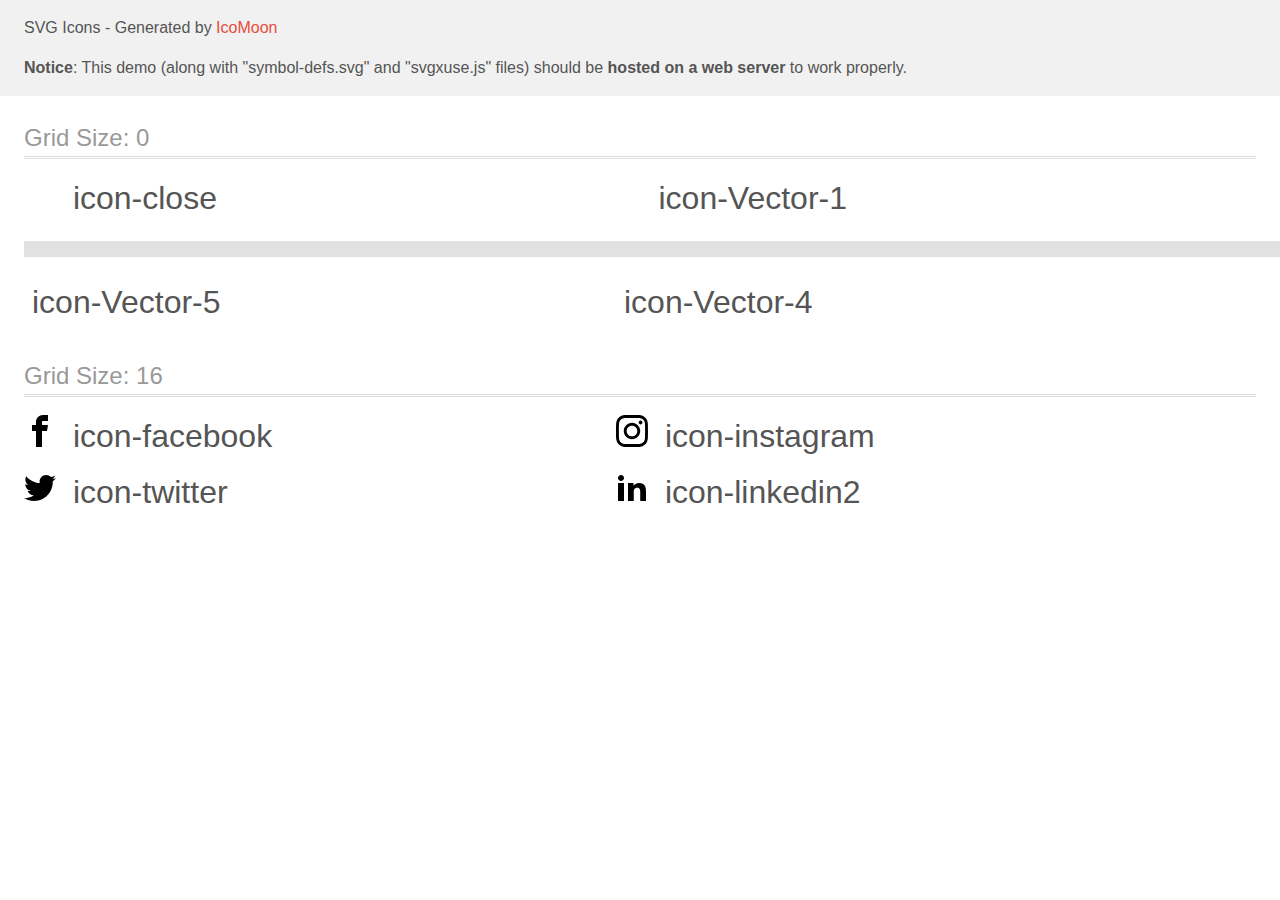
<file: images/icons/icomoon (1)/demo-external-svg.html>
<!doctype html>
<html>
<head>
    <title>IcoMoon - SVG Icons</title>
    <meta charset="utf-8">
    <meta name="viewport" content="width=device-width, initial-scale=1">
    <link rel="stylesheet" href="demo-files/demo.css">
    <link rel="stylesheet" href="style.css">
</head>
<body>
<header class="bgc1 clearfix">
<div class="mhl">
    <p>SVG Icons - Generated by <a href="https://icomoon.io/app">IcoMoon</a></p><p><strong>Notice</strong>: This demo (along with "symbol-defs.svg" and "svgxuse.js" files) should be <b>hosted on a web server</b> to work properly.</p>
</div>
</header>
    <div class="clearfix mhl ptl">
        <h1 class="mvm mtn fgc1">Grid Size: 0</h1>
        <div class="glyph fs1">
            <div class="clearfix pbs">
                <svg class="icon icon-close"><use xlink:href="symbol-defs.svg#icon-close"></use></svg><span class="name"> icon-close</span>
            </div>
        </div>
        <div class="glyph fs1">
            <div class="clearfix pbs">
                <svg class="icon icon-Vector-1"><use xlink:href="symbol-defs.svg#icon-Vector-1"></use></svg><span class="name"> icon-Vector-1</span>
            </div>
        </div>
        <div class="glyph fs1">
            <div class="clearfix pbs">
                <svg class="icon icon-Vector-5"><use xlink:href="symbol-defs.svg#icon-Vector-5"></use></svg><span class="name"> icon-Vector-5</span>
            </div>
        </div>
        <div class="glyph fs1">
            <div class="clearfix pbs">
                <svg class="icon icon-Vector-4"><use xlink:href="symbol-defs.svg#icon-Vector-4"></use></svg><span class="name"> icon-Vector-4</span>
            </div>
        </div>
  </div>
    <div class="clearfix mhl ptl">
        <h1 class="mvm mtn fgc1">Grid Size: 16</h1>
        <div class="glyph fs2">
            <div class="clearfix pbs">
                <svg class="icon icon-facebook"><use xlink:href="symbol-defs.svg#icon-facebook"></use></svg><span class="name"> icon-facebook</span>
            </div>
        </div>
        <div class="glyph fs2">
            <div class="clearfix pbs">
                <svg class="icon icon-instagram"><use xlink:href="symbol-defs.svg#icon-instagram"></use></svg><span class="name"> icon-instagram</span>
            </div>
        </div>
        <div class="glyph fs2">
            <div class="clearfix pbs">
                <svg class="icon icon-twitter"><use xlink:href="symbol-defs.svg#icon-twitter"></use></svg><span class="name"> icon-twitter</span>
            </div>
        </div>
        <div class="glyph fs2">
            <div class="clearfix pbs">
                <svg class="icon icon-linkedin2"><use xlink:href="symbol-defs.svg#icon-linkedin2"></use></svg><span class="name"> icon-linkedin2</span>
            </div>
        </div>
  </div>
<script defer src="svgxuse.js"></script>
</body>
</html>
</file>
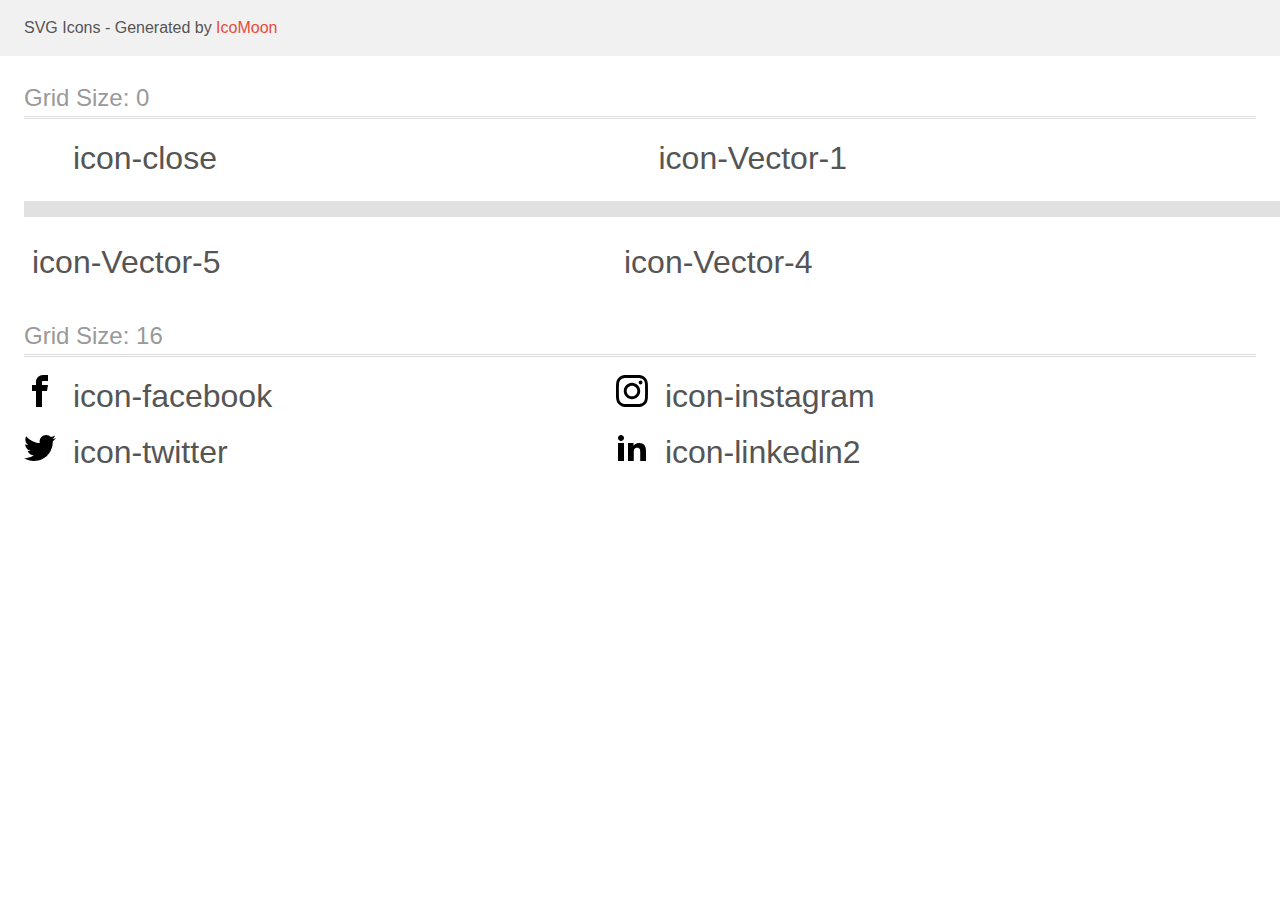
<file: images/icons/icomoon (1)/demo.html>
<!doctype html>
<html>
<head>
    <title>IcoMoon - SVG Icons</title>
    <meta charset="utf-8">
    <meta name="viewport" content="width=device-width, initial-scale=1">
    <link rel="stylesheet" href="demo-files/demo.css">
    <link rel="stylesheet" href="style.css">
</head>
<body>
<svg aria-hidden="true" style="position: absolute; width: 0; height: 0; overflow: hidden;" version="1.1" xmlns="http://www.w3.org/2000/svg" xmlns:xlink="http://www.w3.org/1999/xlink">
<defs>
<symbol id="icon-close" viewBox="0 0 32 32">
<path fill="none" stroke="#fff" style="stroke: var(--color1, #fff)" stroke-linejoin="miter" stroke-linecap="butt" stroke-miterlimit="4" stroke-width="2" d="M2.519 2l26.963 28"></path>
<path fill="none" stroke="#fff" style="stroke: var(--color1, #fff)" stroke-linejoin="miter" stroke-linecap="butt" stroke-miterlimit="4" stroke-width="2" d="M2 29.481l28-26.963"></path>
</symbol>
<symbol id="icon-Vector-1" viewBox="0 0 26 32">
<path fill="none" stroke="#fff" style="stroke: var(--color1, #fff)" stroke-linejoin="round" stroke-linecap="round" stroke-miterlimit="4" stroke-width="6.4" d="M5.173 3.2l14.169 12.8-14.169 12.8"></path>
</symbol>
<symbol id="icon-Vector-5" viewBox="0 0 4608 32">
<path fill="none" stroke="#e1e1e1" style="stroke: var(--color2, #e1e1e1)" stroke-linejoin="miter" stroke-linecap="butt" stroke-miterlimit="4" stroke-width="16" d="M0 16h4608"></path>
</symbol>
<symbol id="icon-Vector-4" viewBox="0 0 4608 32">
<path fill="none" stroke="#e1e1e1" style="stroke: var(--color2, #e1e1e1)" stroke-linejoin="miter" stroke-linecap="butt" stroke-miterlimit="4" stroke-width="16" d="M0 16h4608"></path>
</symbol>
<symbol id="icon-facebook" viewBox="0 0 32 32">
<path d="M19 6h5v-6h-5c-3.86 0-7 3.14-7 7v3h-4v6h4v16h6v-16h5l1-6h-6v-3c0-0.542 0.458-1 1-1z"></path>
</symbol>
<symbol id="icon-instagram" viewBox="0 0 32 32">
<path d="M16 2.881c4.275 0 4.781 0.019 6.462 0.094 1.563 0.069 2.406 0.331 2.969 0.55 0.744 0.288 1.281 0.638 1.837 1.194 0.563 0.563 0.906 1.094 1.2 1.838 0.219 0.563 0.481 1.412 0.55 2.969 0.075 1.688 0.094 2.194 0.094 6.463s-0.019 4.781-0.094 6.463c-0.069 1.563-0.331 2.406-0.55 2.969-0.288 0.744-0.637 1.281-1.194 1.837-0.563 0.563-1.094 0.906-1.837 1.2-0.563 0.219-1.413 0.481-2.969 0.55-1.688 0.075-2.194 0.094-6.463 0.094s-4.781-0.019-6.463-0.094c-1.563-0.069-2.406-0.331-2.969-0.55-0.744-0.288-1.281-0.637-1.838-1.194-0.563-0.563-0.906-1.094-1.2-1.837-0.219-0.563-0.481-1.413-0.55-2.969-0.075-1.688-0.094-2.194-0.094-6.463s0.019-4.781 0.094-6.463c0.069-1.563 0.331-2.406 0.55-2.969 0.288-0.744 0.638-1.281 1.194-1.838 0.563-0.563 1.094-0.906 1.838-1.2 0.563-0.219 1.412-0.481 2.969-0.55 1.681-0.075 2.188-0.094 6.463-0.094zM16 0c-4.344 0-4.887 0.019-6.594 0.094-1.7 0.075-2.869 0.35-3.881 0.744-1.056 0.412-1.95 0.956-2.837 1.85-0.894 0.888-1.438 1.781-1.85 2.831-0.394 1.019-0.669 2.181-0.744 3.881-0.075 1.713-0.094 2.256-0.094 6.6s0.019 4.887 0.094 6.594c0.075 1.7 0.35 2.869 0.744 3.881 0.413 1.056 0.956 1.95 1.85 2.837 0.887 0.887 1.781 1.438 2.831 1.844 1.019 0.394 2.181 0.669 3.881 0.744 1.706 0.075 2.25 0.094 6.594 0.094s4.888-0.019 6.594-0.094c1.7-0.075 2.869-0.35 3.881-0.744 1.050-0.406 1.944-0.956 2.831-1.844s1.438-1.781 1.844-2.831c0.394-1.019 0.669-2.181 0.744-3.881 0.075-1.706 0.094-2.25 0.094-6.594s-0.019-4.887-0.094-6.594c-0.075-1.7-0.35-2.869-0.744-3.881-0.394-1.063-0.938-1.956-1.831-2.844-0.887-0.887-1.781-1.438-2.831-1.844-1.019-0.394-2.181-0.669-3.881-0.744-1.712-0.081-2.256-0.1-6.6-0.1v0z"></path>
<path d="M16 7.781c-4.537 0-8.219 3.681-8.219 8.219s3.681 8.219 8.219 8.219 8.219-3.681 8.219-8.219c0-4.537-3.681-8.219-8.219-8.219zM16 21.331c-2.944 0-5.331-2.387-5.331-5.331s2.387-5.331 5.331-5.331c2.944 0 5.331 2.387 5.331 5.331s-2.387 5.331-5.331 5.331z"></path>
<path d="M26.462 7.456c0 1.060-0.859 1.919-1.919 1.919s-1.919-0.859-1.919-1.919c0-1.060 0.859-1.919 1.919-1.919s1.919 0.859 1.919 1.919z"></path>
</symbol>
<symbol id="icon-twitter" viewBox="0 0 32 32">
<path d="M32 7.075c-1.175 0.525-2.444 0.875-3.769 1.031 1.356-0.813 2.394-2.1 2.887-3.631-1.269 0.75-2.675 1.3-4.169 1.594-1.2-1.275-2.906-2.069-4.794-2.069-3.625 0-6.563 2.938-6.563 6.563 0 0.512 0.056 1.012 0.169 1.494-5.456-0.275-10.294-2.888-13.531-6.862-0.563 0.969-0.887 2.1-0.887 3.3 0 2.275 1.156 4.287 2.919 5.463-1.075-0.031-2.087-0.331-2.975-0.819 0 0.025 0 0.056 0 0.081 0 3.181 2.263 5.838 5.269 6.437-0.55 0.15-1.131 0.231-1.731 0.231-0.425 0-0.831-0.044-1.237-0.119 0.838 2.606 3.263 4.506 6.131 4.563-2.25 1.762-5.075 2.813-8.156 2.813-0.531 0-1.050-0.031-1.569-0.094 2.913 1.869 6.362 2.95 10.069 2.95 12.075 0 18.681-10.006 18.681-18.681 0-0.287-0.006-0.569-0.019-0.85 1.281-0.919 2.394-2.075 3.275-3.394z"></path>
</symbol>
<symbol id="icon-linkedin2" viewBox="0 0 32 32">
<path d="M12 12h5.535v2.837h0.079c0.77-1.381 2.655-2.837 5.464-2.837 5.842 0 6.922 3.637 6.922 8.367v9.633h-5.769v-8.54c0-2.037-0.042-4.657-3.001-4.657-3.005 0-3.463 2.218-3.463 4.509v8.688h-5.767v-18z"></path>
<path d="M2 12h6v18h-6v-18z"></path>
<path d="M8 7c0 1.657-1.343 3-3 3s-3-1.343-3-3c0-1.657 1.343-3 3-3s3 1.343 3 3z"></path>
</symbol>
</defs>
</svg>

<header class="bgc1 clearfix">
<div class="mhl">
    <p>SVG Icons - Generated by <a href="https://icomoon.io/app">IcoMoon</a></p>
</div>
</header>
    <div class="clearfix mhl ptl">
        <h1 class="mvm mtn fgc1">Grid Size: 0</h1>
        <div class="glyph fs1">
            <div class="clearfix pbs">
                <svg class="icon icon-close"><use xlink:href="#icon-close"></use></svg><span class="name"> icon-close</span>
            </div>
        </div>
        <div class="glyph fs1">
            <div class="clearfix pbs">
                <svg class="icon icon-Vector-1"><use xlink:href="#icon-Vector-1"></use></svg><span class="name"> icon-Vector-1</span>
            </div>
        </div>
        <div class="glyph fs1">
            <div class="clearfix pbs">
                <svg class="icon icon-Vector-5"><use xlink:href="#icon-Vector-5"></use></svg><span class="name"> icon-Vector-5</span>
            </div>
        </div>
        <div class="glyph fs1">
            <div class="clearfix pbs">
                <svg class="icon icon-Vector-4"><use xlink:href="#icon-Vector-4"></use></svg><span class="name"> icon-Vector-4</span>
            </div>
        </div>
  </div>
    <div class="clearfix mhl ptl">
        <h1 class="mvm mtn fgc1">Grid Size: 16</h1>
        <div class="glyph fs2">
            <div class="clearfix pbs">
                <svg class="icon icon-facebook"><use xlink:href="#icon-facebook"></use></svg><span class="name"> icon-facebook</span>
            </div>
        </div>
        <div class="glyph fs2">
            <div class="clearfix pbs">
                <svg class="icon icon-instagram"><use xlink:href="#icon-instagram"></use></svg><span class="name"> icon-instagram</span>
            </div>
        </div>
        <div class="glyph fs2">
            <div class="clearfix pbs">
                <svg class="icon icon-twitter"><use xlink:href="#icon-twitter"></use></svg><span class="name"> icon-twitter</span>
            </div>
        </div>
        <div class="glyph fs2">
            <div class="clearfix pbs">
                <svg class="icon icon-linkedin2"><use xlink:href="#icon-linkedin2"></use></svg><span class="name"> icon-linkedin2</span>
            </div>
        </div>
  </div>
<script defer src="svgxuse.js"></script>
</body>
</html>
</file>
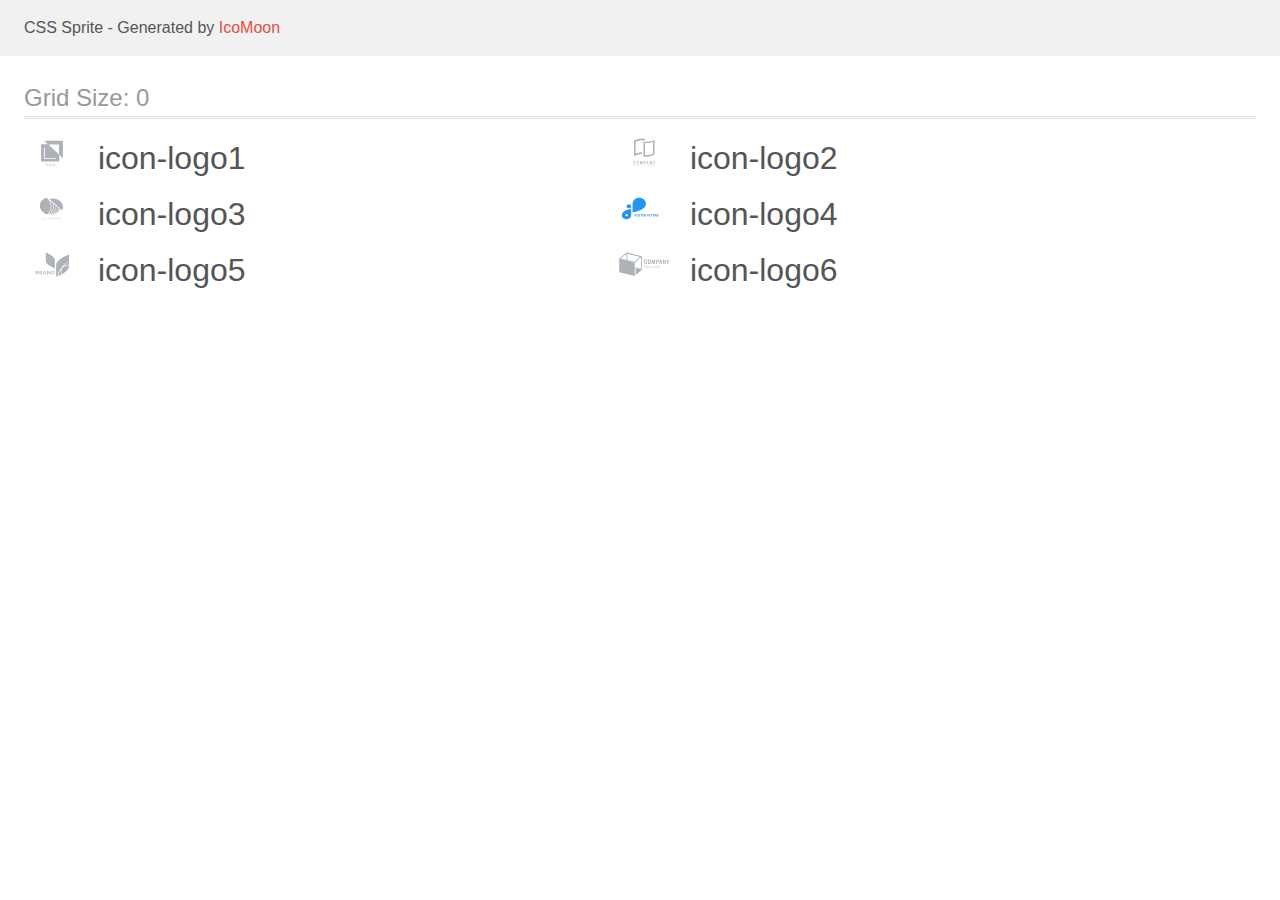
<file: images/svg6/sprite/sprite.html>
<!doctype html>
<html>
<head>
    <title>CSS Sprite</title>
    <meta charset="utf-8">
    <meta name="viewport" content="width=device-width, initial-scale=1">
    <link href="sprite.css" rel="stylesheet">
</head>
<style>
    body {
        font-family: sans-serif;
        color: #555;
        margin: 0;
        line-height: 1.5;
    }
    a, a:visited {
        color: #e74c3c;
        text-decoration: none;
    }
    a:hover {
        box-shadow: 0 1px;
    }
    header {
        background: #F1F1F1;
    }
    p {
        margin: 1em 0;
    }
    h1 {
        font-size: 1.5em;
        font-weight: normal;
        margin: 1em 0 .75em;
        color: #999;
        box-shadow: 0 1px #ddd, 0 2px #fff, 0 3px #ddd;
    }
    .mhl {
        margin-left: 1.5em;
        margin-right: 1.5em;
    }
    .cell {
        float: left;
        margin-right: 1.5em;
        margin-bottom: .25em;
        width: 17em;
        overflow: hidden;
    }
    .cell span {
        margin-right: .25em;
    }
    .clearfix:before, .clearfix:after {
        content: " ";
        display: table;
    }
    .clearfix:after {
        clear: both;
    }
    .fs1 {
        font-size: 32px;
    }

</style>
<body>

<header class="clearfix">
    <p class="mhl">CSS Sprite - Generated by <a href="https://icomoon.io/app">IcoMoon</a></p>
</header>
    <div class="clearfix mhl">
        <h1>Grid Size: 0</h1>
        <div class="cell fs1">
            <span class="icon icon-logo1"></span>
            icon-logo1
        </div>
        <div class="cell fs1">
            <span class="icon icon-logo2"></span>
            icon-logo2
        </div>
        <div class="cell fs1">
            <span class="icon icon-logo3"></span>
            icon-logo3
        </div>
        <div class="cell fs1">
            <span class="icon icon-logo4"></span>
            icon-logo4
        </div>
        <div class="cell fs1">
            <span class="icon icon-logo5"></span>
            icon-logo5
        </div>
        <div class="cell fs1">
            <span class="icon icon-logo6"></span>
            icon-logo6
        </div>
  </div>

</body>
</html>
</file>
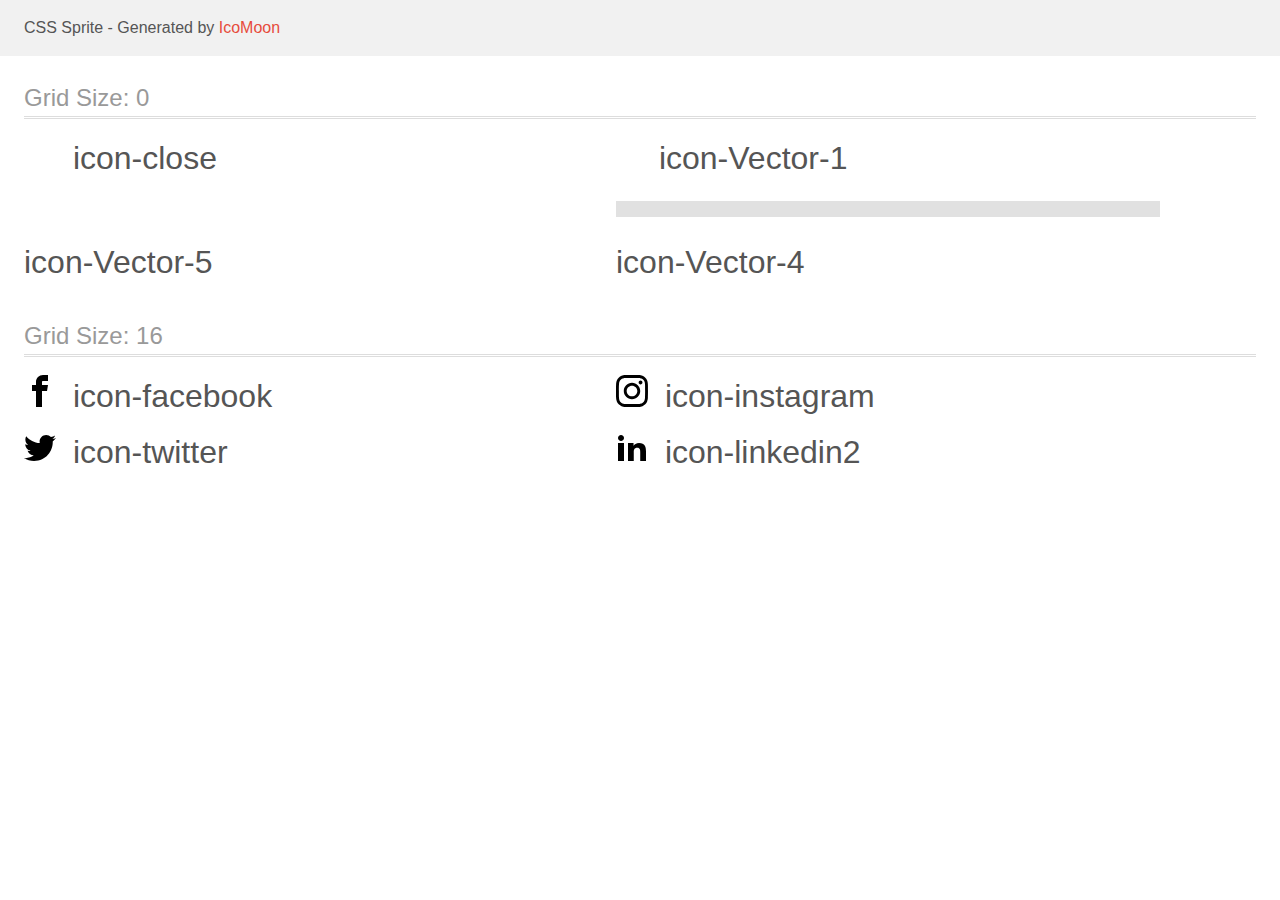
<file: images/icons/icomoon (1)/sprite/sprite.html>
<!doctype html>
<html>
<head>
    <title>CSS Sprite</title>
    <meta charset="utf-8">
    <meta name="viewport" content="width=device-width, initial-scale=1">
    <link href="sprite.css" rel="stylesheet">
</head>
<style>
    body {
        font-family: sans-serif;
        color: #555;
        margin: 0;
        line-height: 1.5;
    }
    a, a:visited {
        color: #e74c3c;
        text-decoration: none;
    }
    a:hover {
        box-shadow: 0 1px;
    }
    header {
        background: #F1F1F1;
    }
    p {
        margin: 1em 0;
    }
    h1 {
        font-size: 1.5em;
        font-weight: normal;
        margin: 1em 0 .75em;
        color: #999;
        box-shadow: 0 1px #ddd, 0 2px #fff, 0 3px #ddd;
    }
    .mhl {
        margin-left: 1.5em;
        margin-right: 1.5em;
    }
    .cell {
        float: left;
        margin-right: 1.5em;
        margin-bottom: .25em;
        width: 17em;
        overflow: hidden;
    }
    .cell span {
        margin-right: .25em;
    }
    .clearfix:before, .clearfix:after {
        content: " ";
        display: table;
    }
    .clearfix:after {
        clear: both;
    }
    .fs1 {
        font-size: 32px;
    }
    .fs2 {
        font-size: 32px;
    }

</style>
<body>

<header class="clearfix">
    <p class="mhl">CSS Sprite - Generated by <a href="https://icomoon.io/app">IcoMoon</a></p>
</header>
    <div class="clearfix mhl">
        <h1>Grid Size: 0</h1>
        <div class="cell fs1">
            <span class="icon icon-close"></span>
            icon-close
        </div>
        <div class="cell fs1">
            <span class="icon icon-Vector-1"></span>
            icon-Vector-1
        </div>
        <div class="cell fs1">
            <span class="icon icon-Vector-5"></span>
            icon-Vector-5
        </div>
        <div class="cell fs1">
            <span class="icon icon-Vector-4"></span>
            icon-Vector-4
        </div>
  </div>
    <div class="clearfix mhl">
        <h1>Grid Size: 16</h1>
        <div class="cell fs2">
            <span class="icon icon-facebook"></span>
            icon-facebook
        </div>
        <div class="cell fs2">
            <span class="icon icon-instagram"></span>
            icon-instagram
        </div>
        <div class="cell fs2">
            <span class="icon icon-twitter"></span>
            icon-twitter
        </div>
        <div class="cell fs2">
            <span class="icon icon-linkedin2"></span>
            icon-linkedin2
        </div>
  </div>

</body>
</html>
</file>
<file: css/styles.css>
:root {
  --color-gen: #212121;
  --color-gen2: #e5e5e5;
  --color-gen3: #f5f4fa;
  --blue-gen: #2196f3;
  --black-gen: #000000;
  --second-color: #757575;
  --white-bg: #ffffff;
  --dark-bg: #2f303a;
  --color-line: #ececec;
  --color-svg: #afb1b8;
  --color-border: #eeeeee;
  --color-border2: #afb1b8;
  --letterspacing2: 0.03em;
  --letterspacingH: 0.06em;
  --fontweight-bold: 700;
  --padding-gen: 94px;
}
* {
  margin-block-start: 0;
  margin-block-end: 0;
  margin-inline-start: 0;
  margin-inline-end: 0;
  padding-inline-start: 0;
}

*, ::before, ::after {
  box-sizing: border-box;
}
/*GENERAL--------------------------------------------------------------------------------------------------------------------------------------------------------------------------*/
.container {
  max-width: 1200px;
  padding-left: 15px;
  padding-right: 15px;
  width: 100%;
  margin: 0 auto;
}
body {
  font-family: "Roboto", sans-serif;
  font-weight: 400;
  font-size: 14px;
  line-height: 1.14;
  letter-spacing: 0.02em;
  color: var(--color-gen);
  background-color: var(--white-bg);
}
.unstyled-list {
  list-style-type: none;
}
.link {
  text-decoration: none;
}
.dark-bg {
  background-color: var(--dark-bg);
}
img {
  display: block;
  max-width: 100%;
  height: auto;
}
.is_hidden {
  display: none;
}
/*HEADER----------------------------------------------------------------------------------------------------------------------------------------------------------------------------*/
.page-header .container {
  background-color: var(--white-bg);
  display: flex;
  flex-direction: row;
  justify-content: space-around;
  /*height: 80px;*/
  padding: 25px 0;
}
/*LOGO-------------------------------------------------------------------------------------------*/
.logo {
  display: inline-block;
}
.logo h2 {
  font-family: "Raleway", sans-serif;
  font-weight: var(--fontweight-bold);
  font-size: 26px;
  line-height: 1.19;
  letter-spacing: var(--letterspacing2);
  color: var(--blue-gen);
}
.logo span {
  color: var(--black-gen);
}
/*MAIN NAV---------------------------------------------------------------------------------------*/
.main-nav-list {
  display: flex;
  gap: 50px;
  padding: 7px 0;
}
.main-nav-item {
  align-self: flex-start;
}
.main-nav-link {
  font-weight: 500;
  letter-spacing: 0.02em;
  color: var(--color-gen);
  padding: 32px 0;
  position: relative;
}
.main-nav-link:hover,
.main-nav-link:active,
.main-nav-link:focus {
  color: var(--blue-gen);
}
.main-nav-link.is_selected:after{
  content: "";
  position: absolute;
  left: 0;
  right: 0;
  bottom: 0;
  border-bottom: 4px solid var(--blue-gen);
  border-radius: 2px;
}
.main-nav-item:first-child {
  margin-left: 93px;
}
.main-nav-item:last-child {
  margin-right: 385px;
}
/*CONTACT NAV---------------------------------------------------------------------------------------*/
.icon-mail,
.icon-phone {
  width: 16px;
  height: 12px;
  margin-right: 5px;
  fill: var(--second-color);
}
.contact-nav-link {
  color: var(--second-color);
  cursor: pointer;
  font-weight: 500;
  line-height: 1.14;
  letter-spacing: 0.02em;
}
@keyframes animateContact {
	0% {
		transform: scale(1);
	}
	
	70% {
		transform: scale(1.2);
	}
	
	100% {
		transform: scale(1);
	}
}
.contact-nav-link:hover,
.contact-nav-link:active,
.contact-nav-link:focus {
  color: var(--blue-gen);
  stroke: var(--blue-gen);
  fill: var(--blue-gen);  
}
.contact-list-item:hover{
  animation: animateContact 250ms 1;
}

.contact-list {
  display: flex;
  flex-shrink: 0;
  gap: 40px;
  padding: 7px 0;
}
/*MAIN SECTION---------------------------------------------------------------------------------------------------------------------------------------------------------------------*/
.main-section {
  background-image: linear-gradient(to right, rgba(47, 48, 58, 0.8), rgba(47, 48, 58, 0.8)),url("../images/main_img.jpg");
  background-repeat: no-repeat;
  background-size: cover;
  max-height: 600px;
  background-position: top center;
}

.hero-container {
  display: flex;
  flex-direction: column;
  justify-content: center;
  align-items: center;
  padding-top: 200px;
  padding-bottom: 200px;
 /* margin: 200px 452px 200px 452px;
  max-width: 696px;*/
}
.main-title {
  font-weight: 900;
  font-size: 44px;
  line-height: 1.36;
  text-align: center;
  letter-spacing: var(--letterspacingH);
  text-transform: uppercase;
  color: var(--white-bg);
  margin-bottom: 30px;
}
.main-button {
  min-width: 200px;
  padding: 10px 20px;
  font-size: 16px;
  line-height: 1.87;
  text-align: center;
  border: none;
  letter-spacing: var(--letterspacingH);
  font-weight: var(--fontweight-bold);
  box-shadow: 0px 4px 4px rgba(0, 0, 0, 0.15);
  border-radius: 4px;
  text-decoration: none;
  color: var(--white-bg);
  background-color: var(--blue-gen);
}
.main-button:hover,
.main-button:active,
.main-button:focus {
  color: var(--white-bg);
  background-color: var(--blue-gen);
  transform: scale(1.03);
}
.main-section-description,
.customers-section {
  background-color: var(--color-gen2);
}
/*MODAL---------------------------------------------------------------------------------------*/
.modal{
  background-color: rgba(0, 0, 0, 0.2);
  position: fixed;
  width: 100%;
  height: 100%;
  z-index: 99;
  display:flex;
  top: 0;
  left: 0;
  bottom: 0;
  right: 0;
  justify-content: center;
  align-items: center;
  transition: opacity 2000ms linear, transform 2000ms linear;
  max-height: 1024px;
}
.inner-modal{
  width: 528px;
  height: 581px;
  background-color:var(--white-bg);
  box-shadow: 0px 1px 3px rgba(0, 0, 0, 0.12), 0px 1px 1px rgba(0, 0, 0, 0.14), 0px 2px 1px rgba(0, 0, 0, 0.2);
  position: relative;
  margin:auto;
  border-radius: 4px;
  transition: opacity 2000ms linear, transform 2000ms linear;
}
.close-icon {
  fill:currentColor; 
  /*width: 11px;
  height: 11px;*/
}
.close-modal{
  display: flex;
  justify-content: center;
  align-items: center;
  width: 30px;
  height: 30px;
  padding:0;
  margin:0;
  border: 1px solid rgba(0, 0, 0, 0.1);
  border-radius: 50%;
  color: currentColor;
  cursor: pointer;
  position: absolute;
  top: 8px;
  right: 8px;
  z-index:1;
}
.close-modal:hover,
.close-modal:focus{  
  transition: color 250ms cubic-bezier(0.4, 0, 0.2, 1);
  color: var(--blue-gen);
}
.is-hidden{
  visibility:hidden;
  opacity: 0;
  pointer-events: none;
  transform: scale(0.1);
}
.form_service{
    display: flex;
    flex-direction: column; 
    padding: 40px;
    position: relative;
    height:100%;
    bottom:0;
}
.form-title{
  display: flex;
	font-weight: 700;
	font-size: 18px;
	line-height: 23px;
	letter-spacing: 0.03em;
  position: relative;
  padding-bottom: 2px;
}
.form_service label{
  display: block;
  position: relative;
	font-style: normal;
	font-size: 12px;
	line-height: 14px;
	letter-spacing: 0.01em;
  color:var(--second-color);
	margin-top: 10px;
}
.form_icon{
  position: absolute;
  left: 15px;
  top: 50%;
  width: 15px;
  height: 15px;
  white-space: nowrap;
  fill:var(--color-gen);
}
.input_form:focus, #message:focus {
  transition: border 250ms cubic-bezier(0.4, 0, 0.2, 1);
  border: 1px solid var(--blue-gen);
  cursor: pointer;
}
.input_form:focus+.form_icon{
  transition: fill 250ms cubic-bezier(0.4, 0, 0.2, 1);
  fill:var(--blue-gen);
}
.input_form, #message{
  border: 1px solid rgba(33, 33, 33, 0.2);
  border-radius: 4px;
  margin-top: 4px;
  width: 100%;
}
.input_form{
  height: 40px;
  width: 100%;
  padding: 12px 42px;
  outline: none;
}
#message{  
  display: block;
  position: relative;
  height: 120px;
  resize: none;
  margin-bottom: 10px;
  padding: 12px 16px;
  outline: none;
}
#message::placeholder{
  font-size: 12px;
  line-height: 14px;
  letter-spacing: 0.01em;
  color: rgba(117, 117, 117, 0.5);
}
input[type="checkbox"] {
  display: none;
}
label.checkbox_terms{
  margin-bottom: 28px;
  cursor: pointer;
  display: inline-flex;
  justify-content: center;
  align-items: center;
  font-size: 14px;
  line-height: 1.71;
  letter-spacing: 0.03em;
  color:var(--second-color);
}
label.checkbox_terms a{
  color:var(--blue-gen);
}
.checkbox-replace{
  display: inline-flex;
  justify-content: center;
  align-items: center;
  margin-right: 7px;
 /* transition: all 300ms linear;*/
}
#check_square {
  width: 16px;
  height: 15px;
  position:absolute;
}
#check_img{
  width: 16px;
  height: 15px;
  padding:3px;
  position:relative;
  opacity:0;
}
input[type="checkbox"]:checked+.checkbox-replace{
  background-color:var(--blue-gen);
  fill:var(--blue-gen);
}
input[type="checkbox"]:checked+.checkbox-replace #check_img{
  opacity:1;
}
.form-btn{
    display: flex;
    margin-left: auto;
    margin-right: auto;
    width: 200px;
    height: 50px;
    cursor:pointer;
    align-items: center;
    justify-content: center;
    font-weight: 700;
    font-size: 16px;
    line-height: 1.88;
    letter-spacing: 0.06em;
    color:var(--white-bg);
    border: 1px solid var(--blue-gen);
    background-color: var(--blue-gen);
    border-radius: 4px;
}
/*DESCRIPTION SECTION--------------------------------------------------------------------------*/
.description-list,
.team-list,
.customers-list {
  display: flex;
  flex-wrap: wrap;
  gap: 30px;
  /*justify-content: space-between;*/
  padding-bottom: var(--padding-gen);
  padding-top: 50px;
}
.description-list-item,
.team-title,
.customers-title {
  padding-top: var(--padding-gen);
}
.description-list-item,
.team-list-item,
.customer-list-item {
  flex-basis: 270px;
  flex-grow: 0;
  flex-shrink: 1;
}
.description-list-img {
  flex-basis: 370px;
  flex-grow: 0;
  flex-shrink: 1;
  position: relative;
  width: 100%;
  object-fit: cover;
}
.main-section-description-title {
  font-weight: var(--fontweight-bold);
  font-size: 36px;
  line-height: 1.16;
  text-align: center;
  letter-spacing: var(--letterspacing2);
  color: var(--color-gen);
  padding-bottom: 50px;
}
.main-section-description-subtitle {
  font-weight: var(--fontweight-bold);
  letter-spacing: var(--letterspacing2);
  text-transform: uppercase;
  color: var(--color-gen);
  margin-bottom: 10px;
}
.main-section-description-text {
  line-height: 1.71;
  letter-spacing: var(--letterspacing2);
  color: var(--second-color);
}
.description-img {
  width: 270px;
  height: 120px;
  background-color: var(--color-gen3);
  border-radius: 4px;
  margin-bottom: 30px;
  padding: 25px 102.34px 25px 102.34px;
}

.description-list-title{
  position: absolute;
  width: 100%;
  font-style: normal;
  font-weight: 700;
  line-height: 16px;
  text-align: center;
  letter-spacing: 0.03em;
  text-transform: uppercase;
  color:var(--white-bg);
  background-color: rgba(47, 48, 58, 0.8);
  padding: 27px;
  bottom: 0;
  left: 0;
}
/*TEAM section---------------------------------------------------------------------------------------*/
.team-section {
  background-color: var(--color-gen3);
  font-size: 16px;
  text-align: center;
  letter-spacing: var(--letterspacing2);
}
.team-list-item {
  background-color: var(--white-bg);
  box-shadow: 0px 1px 3px rgba(0, 0, 0, 0.12), 0px 1px 1px rgba(0, 0, 0, 0.14), 0px 2px 1px rgba(0, 0, 0, 0.2);
  border-radius: 0px 0px 4px 4px;
}
.employee-description {
  padding-top: 30px;
  padding-bottom: 30px;
}
.name-user {
  font-weight: 500;
  color: var(--color-gen);
  margin-bottom: 10px;
}
.name-job {
  color: var(--second-color);
  line-height: 1.18;
  margin-top: 0;
}
.social-list {
  display: flex;
  justify-content: center;
  gap: 10px;
  padding-top: 16px;
}
.social-link {
  justify-content: center;
  align-items: center;
  width: 44px;
  height: 44px;
  display: flex;
  fill: var(--color-svg);
  background-color: rgba(255, 255, 255, 0.1);  
}
.social-icon {
  width: 20px;
  height: 20px;
}
.social-link:hover, 
.social-link:focus{
  transition: border-radius 250ms cubic-bezier(0.4, 0, 0.2, 1), background-color 250ms cubic-bezier(0.4, 0, 0.2, 1), fill 250ms cubic-bezier(0.4, 0, 0.2, 1);
  border-radius: 50%;
  background-color: var(--blue-gen);
  fill: var(--white-bg);
}
/*CUSTOMER section-----------------------------------------------------------------------------------*/
.customer-img {
  width: 170px;
  height: 92px;
  border: 1px solid var(--color-border2);
  border-radius: 4px;
  fill: var(--color-svg);
  padding: 20px;
}
.customer-img:hover,
.customer-img:focus {
  transition: border-radius 250ms cubic-bezier(0.4, 0, 0.2, 1), border 250ms cubic-bezier(0.4, 0, 0.2, 1), fill 250ms cubic-bezier(0.4, 0, 0.2, 1);
  border: 1px solid var(--blue-gen);
  border-radius: 12px;
  fill: var(--blue-gen);
}
/*PORTOFOLIO section---------------------------------------------------------------------------------*/
.line {
  border-top: 1px solid var(--color-line);
}
/*TAB section---------------------------------------------------------------------------------------*/
.portofolio-list-tab {
  display: flex;
  flex-wrap: nowrap;
  gap: 8px;
  justify-content: center;
  padding-top: var(--padding-gen);
  padding-bottom: 56px;
}
.portofolio-tab {
  padding: 6px 22px;
  background-color: var(--color-gen3);
  border-radius: 4px;
  cursor: pointer;
  font-weight: 500;
  font-size: 16px;
  line-height: 1.62;
  text-align: center;
  letter-spacing: var(--letterspacing2);
  border: none;
}
.portofolio-tab:hover,
.portofolio-tab:active
/*.portofolio-tab:focus*/ {
  color: var(--white-bg);
  background-color: var(--blue-gen);
  box-shadow: 0px 3px 1px rgba(0, 0, 0, 0.1), 0px 1px 2px rgba(0, 0, 0, 0.08), 0px 2px 2px rgba(0, 0, 0, 0.12);
}
.portofolio-tab.tab_selected{
    content: "";
    color: var(--white-bg);
    background-color: var(--blue-gen);
  }
/*LIST section---------------------------------------------------------------------------------------*/
.portofolio-list {
  display: flex;
  flex-wrap: wrap;
  gap: 30px;
  padding-bottom: var(--padding-gen);
}
.portofolio-list-item {
  background-color: var(--white-bg);
  border: 1px solid var(--color-border);
  flex-basis: 370px;/**/
  flex-grow: 0;
  flex-shrink: 1;
  width: 30%;
  cursor: pointer;
  transition: box-shadow 250ms cubic-bezier(0.4, 0, 0.2, 1),
  border 250ms cubic-bezier(0.4, 0, 0.2, 1);
}
.portofolio-list-item:hover, 
.portofolio-list-item:focus{
  border: 1px solid var(--color-border);
  box-shadow: 0px 1px 1px rgba(0, 0, 0, 0.12), 0px 4px 4px rgba(0, 0, 0, 0.06), 1px 4px 6px rgba(0, 0, 0, 0.16);
}
.portofolio-list-item:hover .portofolio-item-overlay{
  opacity: 0.9;
  transform: translateY(0);
}
.card-description {
  padding: 20px 24px;
}
.portofolio-name {
  font-weight: 700;
  font-size: 18px;
  line-height: 2;
  letter-spacing: var(--letterspacingH);
  color: var(--color-gen);
  margin-bottom: 4px;
}
.portofolio-description {
  font-size: 16px;
  letter-spacing: var(--letterspacing2);
  line-height: 1.87;
  color: var(--second-color);
}
.card-img{
  position:relative;
  overflow:hidden;
}
.portofolio-item-overlay{
  background-color: var(--blue-gen);
  opacity: 0.9;
  position: absolute;
  top: 0; bottom: 0; left: 0; right: 0;
  transform: translateY(100%);
  transition: transform 250ms cubic-bezier(0.4, 0, 0.2, 1);
}
.portofolio-item-text{
  color:var(--white-bg);
  font-size: 18px;
  line-height: 1.5em;
  letter-spacing: 0.03em;
  position: absolute;
  padding: 63px 24px 91px 24px;
}

/*FOOTER----------------------------------------------------------------------------------------------------------------------------------------------------------------------------*/
.footer-section {
  padding: 60px 0px;
}
.footer_gen {
  display: flex;
  flex-wrap: wrap;
  gap: 94px;
}
footer .social-list{
  padding-top:0;
}
footer .social-link{
  border-radius: 50%;
}
footer .social-icon {
  fill: var(--white-bg);
}
.adress-description {
  margin-top: 28px;
}
.title_media {
  font-weight: 700;
  text-transform: uppercase;
  color: var(--white-bg);
  margin-top:15px;
  margin-bottom: 20px;
}
.footer-section ul > li > a {
  font-style: normal;
  letter-spacing: var(--letterspacing2);
}
.footer-section li:first-child a {
  color: var(--white-bg);
}
.contact-link {
  color: rgba(255, 255, 255, 0.6);
}
.adress-description-item {
  margin-bottom: 20px;
}
.footer-section .logo span {
  color: var(--white-bg);
}
.newsletter-form{
  display:flex;
  gap: 12px;
}
.newsletter-form input{
  border: 1px solid rgba(255, 255, 255, 0.3);
  filter: drop-shadow(0px 4px 4px rgba(0, 0, 0, 0.15));
  border-radius: 4px;
  background-color: var(--dark-bg);
  color:var(--white-bg);
  height: 50px;
  width: 358px;
  padding:15px;
  outline: none;
}
.newsletter-form input::placeholder{
    color: rgba(255, 255, 255, 0.6);
    font-size: 16px;
    line-height: 1.25em;
    display: flex;
    align-items: center;
    letter-spacing: 0.03em;
}
.newsletter-form input:focus{
  transition: border 250ms cubic-bezier(0.4, 0, 0.2, 1);
  border: 1px solid var(--blue-gen);
}
.newsletter_icon{
  width: 24px;
  height: 24px;
  margin-left: 20px;
}
.newsletter-form .button{
  display: flex;
  align-items: center;
  justify-content: center;
  background-color: var(--blue-gen);
  width: 200px;
  height: 50px;
  padding: 10px 13px 10px 43px;
  text-align: center;
  font-weight: 700;
  font-size: 16px;
  line-height: 30px;
  letter-spacing: 0.06em;
  color:var(--white-bg);
  border: 1px solid var(--blue-color);
  border-radius: 4px;
  box-shadow: 0px 4px 4px rgba(0, 0, 0, 0.15);
}
.newsletter-form .button:hover{
  animation: in-out 250ms cubic-bezier(0.4, 0, 0.2, 1) 3 alternate;
}

@keyframes in-out{
  from{
		transform: scale(0.7);
	}
	
	to{
		transform:scale(1);
	}
}
</file>
<file: images/svg6/demo-files/demo.css>
body {
  padding: 0;
  margin: 0;
  font-family: sans-serif;
  font-size: 1em;
  line-height: 1.5;
  color: #555;
  background: #fff;
}
h1 {
  font-size: 1.5em;
  font-weight: normal;
  box-shadow: 0 1px #ddd, 0 2px #fff, 0 3px #ddd;
}
small {
  font-size: .66666667em;
}
a {
  color: #e74c3c;
  text-decoration: none;
}
a:hover, a:focus {
  box-shadow: 0 1px #e74c3c;
}
.bshadow0, input {
  box-shadow: inset 0 -2px #e7e7e7;
}
input:hover {
  box-shadow: inset 0 -2px #ccc;
}
input, fieldset {
  font-size: 1em;
  margin: 0;
  padding: 0;
  border: 0;
}
input {
  color: inherit;
  line-height: 1.5;
  height: 1.5em;
  padding: .25em 0;
}
input:focus {
  outline: none;
  box-shadow: inset 0 -2px #449fdb;
}
.glyph {
  font-size: 16px;
  margin-right: 1.5em;
  float: left;
  width: 17em;
}
svg {
  color: #000;
}
.liga {
  width: 80%;
  width: calc(100% - 2.5em);
}
.talign-right {
  text-align: right;
}
.talign-center {
  text-align: center;
}
.bgc1 {
  background: #f1f1f1;
}
.fgc0 {
  color: #000;
}
.fgc1 {
  color: #999;
}
p {
  margin-top: 1em;
  margin-bottom: 1em;
}
.mvm {
  margin-top: .75em;
  margin-bottom: .75em;
}
.mtn {
  margin-top: 0;
}
.mtl, .mal {
  margin-top: 1.5em;
}
.mbl, .mal {
  margin-bottom: 1.5em;
}
.mal, .mhl {
  margin-left: 1.5em;
  margin-right: 1.5em;
}
.mhmm {
  margin-left: 1em;
  margin-right: 1em;
}
.ptl {
  padding-top: 1.5em;
}
.pbs, .pvs {
  padding-bottom: .25em;
}
.pvs, .pts {
  padding-top: .25em;
}
.unit {
  float: left;
}
.unitRight {
  float: right;
}
.size1of2 {
  width: 50%;
}
.size1of1 {
  width: 100%;
}
.clearfix:before, .clearfix:after {
  content: " ";
  display: table;
}
.clearfix:after {
  clear: both;
}
.hidden-true {
  display: none;
}
.textbox0 {
  width: 3em;
  background: #f1f1f1;
  padding: .25em .5em;
  line-height: 1.5;
  height: 1.5em;
}
.fs0 {
  font-size: 16px;
}
.fs1 {
  font-size: 32px;
}
.name {
  margin-left: .25em;
}
</file>
<file: images/svg6/style.css>
.icon {
  display: inline-block;
  width: 1em;
  height: 1em;
  stroke-width: 0;
  stroke: currentColor;
  fill: currentColor;
}

/* ==========================================
Single-colored icons can be modified like so:
.icon-name {
  font-size: 32px;
  color: red;
}
========================================== */

.icon-logo1 {
  width: 1.7666015625em;
}

.icon-logo2 {
  width: 1.7666015625em;
}

.icon-logo3 {
  width: 1.7666015625em;
}

.icon-logo4 {
  width: 1.7666015625em;
}

.icon-logo5 {
  width: 1.7666015625em;
}

.icon-logo6 {
  width: 1.7666015625em;
}
</file>
<file: images/icons/icomoon (1)/demo-files/demo.css>
body {
  padding: 0;
  margin: 0;
  font-family: sans-serif;
  font-size: 1em;
  line-height: 1.5;
  color: #555;
  background: #fff;
}
h1 {
  font-size: 1.5em;
  font-weight: normal;
  box-shadow: 0 1px #ddd, 0 2px #fff, 0 3px #ddd;
}
small {
  font-size: .66666667em;
}
a {
  color: #e74c3c;
  text-decoration: none;
}
a:hover, a:focus {
  box-shadow: 0 1px #e74c3c;
}
.bshadow0, input {
  box-shadow: inset 0 -2px #e7e7e7;
}
input:hover {
  box-shadow: inset 0 -2px #ccc;
}
input, fieldset {
  font-size: 1em;
  margin: 0;
  padding: 0;
  border: 0;
}
input {
  color: inherit;
  line-height: 1.5;
  height: 1.5em;
  padding: .25em 0;
}
input:focus {
  outline: none;
  box-shadow: inset 0 -2px #449fdb;
}
.glyph {
  font-size: 16px;
  margin-right: 1.5em;
  float: left;
  width: 17em;
}
svg {
  color: #000;
}
.liga {
  width: 80%;
  width: calc(100% - 2.5em);
}
.talign-right {
  text-align: right;
}
.talign-center {
  text-align: center;
}
.bgc1 {
  background: #f1f1f1;
}
.fgc0 {
  color: #000;
}
.fgc1 {
  color: #999;
}
p {
  margin-top: 1em;
  margin-bottom: 1em;
}
.mvm {
  margin-top: .75em;
  margin-bottom: .75em;
}
.mtn {
  margin-top: 0;
}
.mtl, .mal {
  margin-top: 1.5em;
}
.mbl, .mal {
  margin-bottom: 1.5em;
}
.mal, .mhl {
  margin-left: 1.5em;
  margin-right: 1.5em;
}
.mhmm {
  margin-left: 1em;
  margin-right: 1em;
}
.ptl {
  padding-top: 1.5em;
}
.pbs, .pvs {
  padding-bottom: .25em;
}
.pvs, .pts {
  padding-top: .25em;
}
.unit {
  float: left;
}
.unitRight {
  float: right;
}
.size1of2 {
  width: 50%;
}
.size1of1 {
  width: 100%;
}
.clearfix:before, .clearfix:after {
  content: " ";
  display: table;
}
.clearfix:after {
  clear: both;
}
.hidden-true {
  display: none;
}
.textbox0 {
  width: 3em;
  background: #f1f1f1;
  padding: .25em .5em;
  line-height: 1.5;
  height: 1.5em;
}
.fs0 {
  font-size: 16px;
}
.fs1 {
  font-size: 32px;
}
.fs2 {
  font-size: 32px;
}
.name {
  margin-left: .25em;
}
</file>
<file: images/icons/icomoon (1)/style.css>
.icon {
  display: inline-block;
  width: 1em;
  height: 1em;
  stroke-width: 0;
  stroke: currentColor;
  fill: currentColor;
}

/* ==========================================
Single-colored icons can be modified like so:
.icon-name {
  font-size: 32px;
  color: red;
}
========================================== */

.icon-Vector-1 {
  width: 0.7998046875em;
}

.icon-Vector-5 {
  width: 144em;
}

.icon-Vector-4 {
  width: 144em;
}
</file>
<file: images/svg6/sprite/sprite.css>
.icon {
  display: inline-block;
  background-repeat: no-repeat;
  background-image: url(sprite.svg);
}
.icon-logo1 {
  width: 57px;
  height: 32px;
  background-position: 0 0;
}
.icon-logo2 {
  width: 57px;
  height: 32px;
  background-position: -96px 0;
}
.icon-logo3 {
  width: 57px;
  height: 32px;
  background-position: -192px 0;
}
.icon-logo4 {
  width: 57px;
  height: 32px;
  background-position: -288px 0;
}
.icon-logo5 {
  width: 57px;
  height: 32px;
  background-position: -384px 0;
}
.icon-logo6 {
  width: 57px;
  height: 32px;
  background-position: -480px 0;
}
</file>
<file: images/icons/icomoon (1)/sprite/sprite.css>
.icon {
  display: inline-block;
  background-repeat: no-repeat;
  background-image: url(sprite.svg);
}
.icon-close {
  width: 32px;
  height: 32px;
  background-position: 0 0;
}
.icon-Vector-1 {
  width: 26px;
  height: 32px;
  background-position: -48px 0;
}
.icon-Vector-5 {
  width: 4608px;
  height: 32px;
  background-position: 0 -48px;
}
.icon-Vector-4 {
  width: 4608px;
  height: 32px;
  background-position: 0 -96px;
}
.icon-facebook {
  width: 32px;
  height: 32px;
  background-position: 0 -192px;
}
.icon-instagram {
  width: 32px;
  height: 32px;
  background-position: -48px -192px;
}
.icon-twitter {
  width: 32px;
  height: 32px;
  background-position: -96px -192px;
}
.icon-linkedin2 {
  width: 32px;
  height: 32px;
  background-position: -144px -192px;
}
</file>
